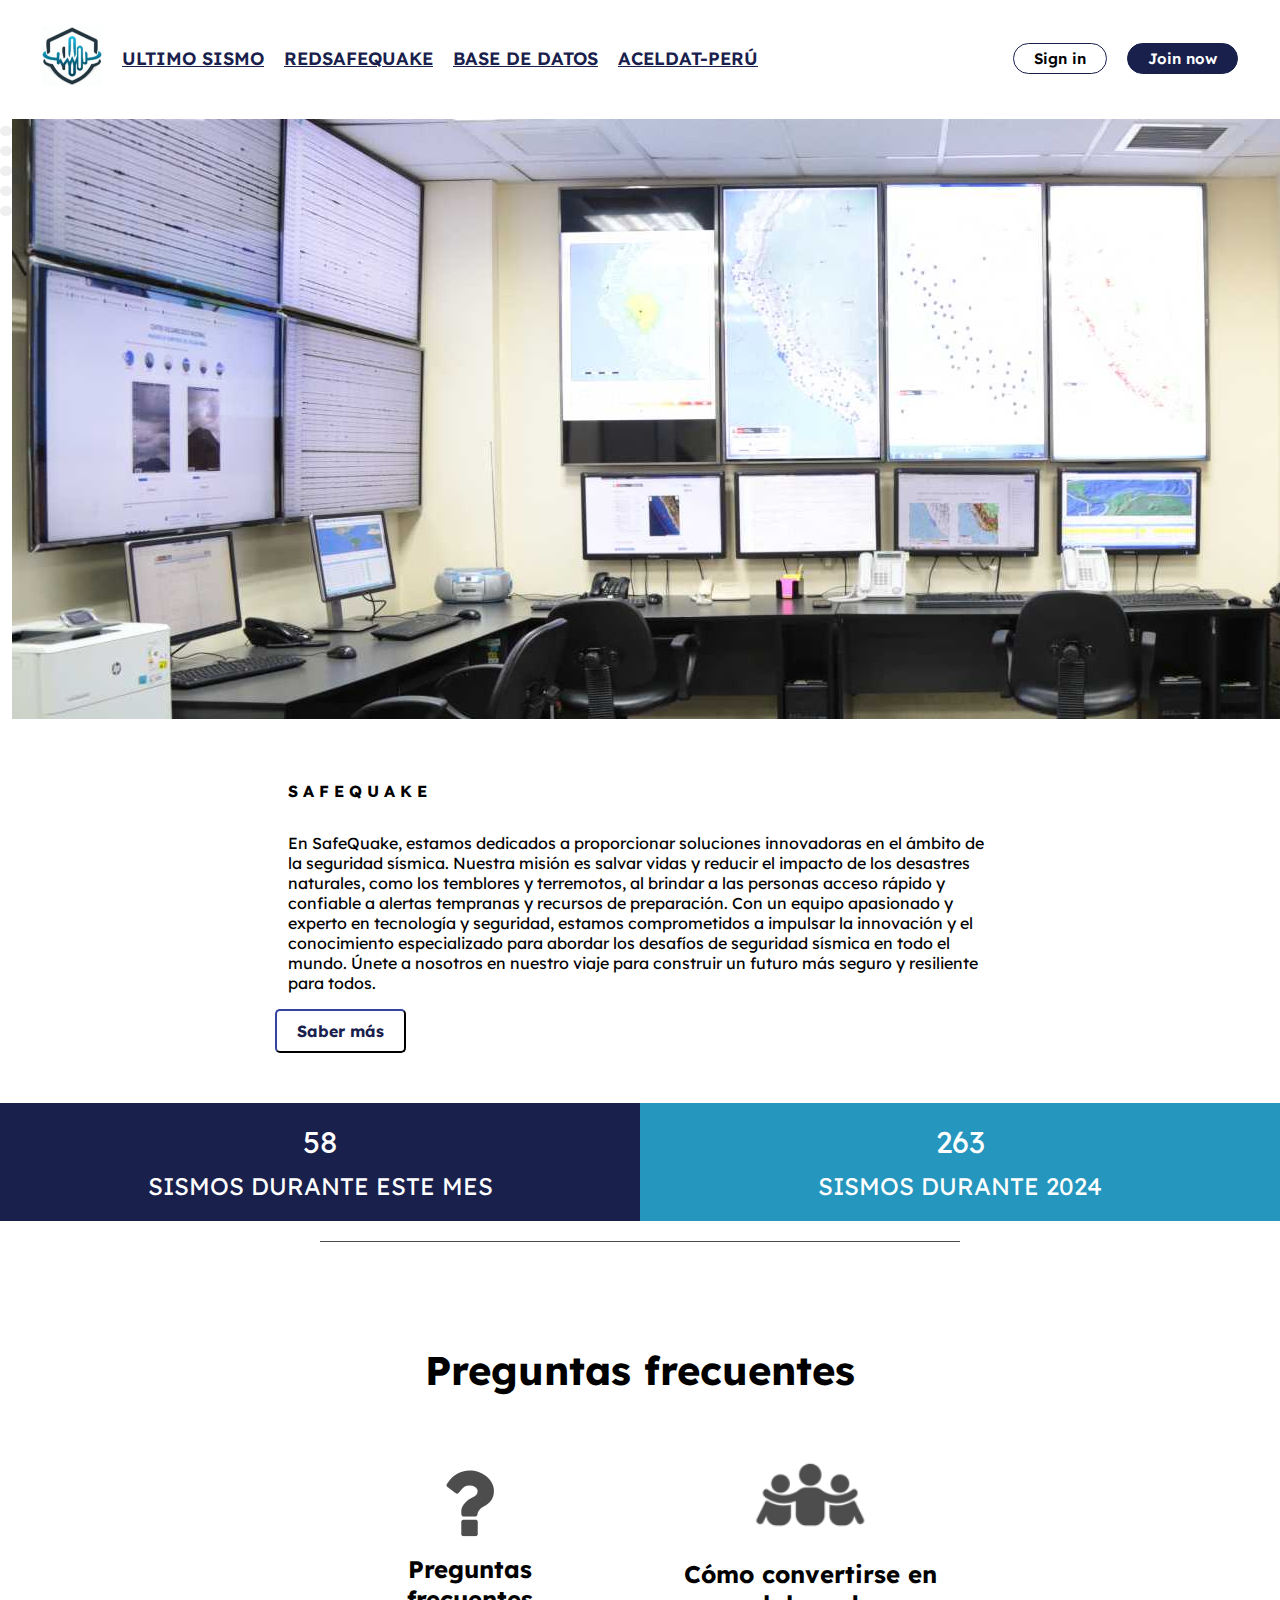
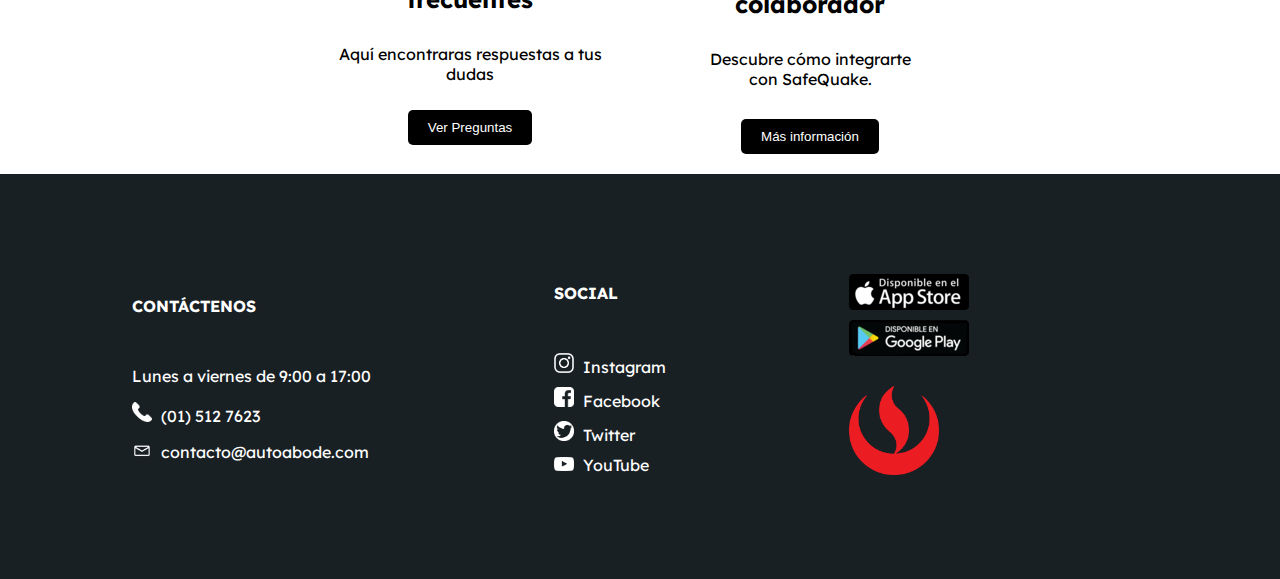
<file: index.html>
<!DOCTYPE html>
<html>
<head>
  <meta charset="utf-8">
  <meta http-equiv="X-UA-Compatible" content="IE=edge">
  <title>SafeQuake</title>
  <meta name="description" content="">
  <meta name="viewport" content="width=device-width, initial-scale=1">
  <link rel="preconnect" href="https://fonts.googleapis.com">
  <link rel="preconnect" href="https://fonts.gstatic.com" crossorigin>
  <link href="https://fonts.googleapis.com/css2?family=Lexend:wght@100..900&display=swap" rel="stylesheet">
  <link rel="icon" href="./img/icon.ico">
  <link href="https://cdn.jsdelivr.net/npm/bootstrap@5.2.2/dist/css/bootstrap.min.css" rel="stylesheet"
    integrity="sha384-Zenh87qX5JnK2Jl0vWa8Ck2rdkQ2Bzep5IDxbcnCeuOxjzrPF/et3URy9Bv1WTRi" crossorigin="anonymous">
  <link rel="stylesheet" href="./css/style.css">
</head>

<body>
  <header class="navbar">
    <div class="navbar-left">
      <a class="navbar-brand" href="./index.html">
        <img src="./img/safequeake-logo.png" alt="Logo" width="60" height="auto"
          class="d-inline-block align-text-center">
      </a>
      <a class="nav-link" href="./navbar/ultimoSismo.html">ULTIMO SISMO</a>
      <a class="nav-link" href="./navbar/redSafeQuake.html">REDSAFEQUAKE</a>
      <a class="nav-link" href="./navbar/baseDatos.html">BASE DE DATOS</a>
      <a class="nav-link" href="./navbar/aceldat-peru.html">ACELDAT-PERÚ</a>
    </div>
    <div class="navbar-right">
      <div class="sign-in">Sign in</div>
      <div class="join-now">Join now</div>
    </div>
  </header>
  <div id="carouselExampleDark" class="carousel carousel-dark slide" data-bs-ride="carousel">
    <div class="carousel-indicators">
      <button type="button" data-bs-target="#carouselExampleDark" data-bs-slide-to="0" class="active"
        aria-current="true" aria-label="Slide 1"></button>
      <button type="button" data-bs-target="#carouselExampleDark" data-bs-slide-to="1" aria-label="Slide 2"></button>
      <button type="button" data-bs-target="#carouselExampleDark" data-bs-slide-to="2" aria-label="Slide 3"></button>
      <button type="button" data-bs-target="#carouselExampleDark" data-bs-slide-to="3" aria-label="Slide 4"></button>
      <button type="button" data-bs-target="#carouselExampleDark" data-bs-slide-to="4" aria-label="Slide 5"></button>
    </div>
    <div class="carousel-inner">
      <div class="carousel-item active" data-bs-interval="4000">
        <img src="./img/carousel1.jpg" class="d-block w-100" alt="picture1">
        <div class="carousel-caption d-none d-md-block"></div>
      </div>
    </div>
    <button class="carousel-control-prev" type="button" data-bs-target="#carouselExampleDark" data-bs-slide="prev">
      <span class="carousel-control-prev-icon" aria-hidden="true"></span>
      <span class="visually-hidden">Previous</span>
    </button>
    <button class="carousel-control-next" type="button" data-bs-target="#carouselExampleDark" data-bs-slide="next">
      <span class="carousel-control-next-icon" aria-hidden="true"></span>
      <span class="visually-hidden">Next</span>
    </button>
  </div>
  
  <div class="productos">
    <div class="productos-title">
      <h4>S A F E Q U A K E</h4>
      <p>En SafeQuake, estamos dedicados a proporcionar soluciones innovadoras en el ámbito de la seguridad sísmica.
        Nuestra misión es salvar vidas y reducir el impacto de los desastres naturales, como los temblores y terremotos,
        al brindar a las personas acceso rápido y confiable a alertas tempranas y recursos de preparación. Con un equipo
        apasionado y experto en tecnología y seguridad, estamos comprometidos a impulsar la innovación y el conocimiento
        especializado para abordar los desafíos de seguridad sísmica en todo el mundo. Únete a nosotros en nuestro viaje
        para construir un futuro más seguro y resiliente para todos.</p>
    </div>
    <button class="saber-mas" onclick="scrollToSection('#seccion1')">Saber más</button>
    <div class="rectangulos-container">
      <div class="rectangulo rectangulo-izquierdo">
        <div class="numero">58</div>
        <div class="texto">SISMOS DURANTE ESTE MES</div>
      </div>
      <div class="rectangulo rectangulo-derecho">
        <div class="numero">263</div>
        <div class="texto">SISMOS DURANTE 2024</div>
      </div>
    </div>
  </div>

  <hr class="separator">
      
      <div class="faq-section" id="seccion3">
        <h2>Preguntas frecuentes</h2>
        <div class="faq-content">
            <div class="faq-item">
                <div class="faq-image">
                    <img src="./img/faq-icon.png" alt="Imagen 1">
                </div>
                <h3>Preguntas frecuentes</h3>
                <p>Aquí encontraras respuestas a tus dudas</p>
                <div class="button-container">
                  <button class="faq-button">Ver Preguntas</button>
              </div>
            </div>
            <div class="faq-item">
                <div class="faq-image">
                    <img src="./img/colaboradores-icon.png" alt="Imagen 2">
                </div>
                <h3>Cómo convertirse en colaborador</h3>
                <p>Descubre cómo integrarte con SafeQuake.</p>
                <div class="button-container">
                  <button class="faq-button">Más información</button>
              </div>
            </div>
        </div>
      </div>

  <footer class="footer">
    <div class="contacto">
      <h4>CONTÁCTENOS</h4>

      <p>Lunes a viernes de 9:00 a 17:00</p>
      <p><img src="./img/telefono-icon.png" alt="Facebook" class="contacto-icon"> (01) 512 7623</p>
      <p><img src="./img/email-icon.png" alt="Facebook" class="contacto-icon"> contacto@autoabode.com</p>
    </div>
    <div class="redes-sociales">
      <h4>SOCIAL</h4>
      <p>
        <a href="#" class="social-link"><img src="./img/instagram-logo.png" alt="Facebook" class="social-icon">
          Instagram</a>
        <a href="#" class="social-link"><img src="./img/facebook-logo.png" alt="Twitter" class="social-icon">
          Facebook</a>
        <a href="#" class="social-link"><img src="./img/twitter-logo.png" alt="YouTube" class="social-icon"> Twitter</a>
        <a href="#" class="social-link"><img src="./img/youtube-logo.png" alt="Instagram" class="social-icon">
          YouTube</a>
      </p>
    </div>
    <div class="imagenes">
      <img src="./img/appstore.webp" alt="appstore" class="app-icon">
      <img src="./img/playstore.webp" alt="playstore" class="app-icon">
      <img src="./img/upc-logo.png" alt="playstore" class="app-icon-upc">
    </div>
    
  </footer>

  <script src="https://cdn.jsdelivr.net/npm/bootstrap@5.2.2/dist/js/bootstrap.bundle.min.js"
    integrity="sha384-OERcA2EqjJCMA+/3y+gxIOqMEjwtxJY7qPCqsdltbNJuaOe923+mo//f6V8Qbsw3"
    crossorigin="anonymous"></script>

    <script>
      function scrollToSection(sectionId) {
        document.querySelector(sectionId).scrollIntoView({ behavior: 'smooth' });
      }
    </script>
</body>

</html>
</file>
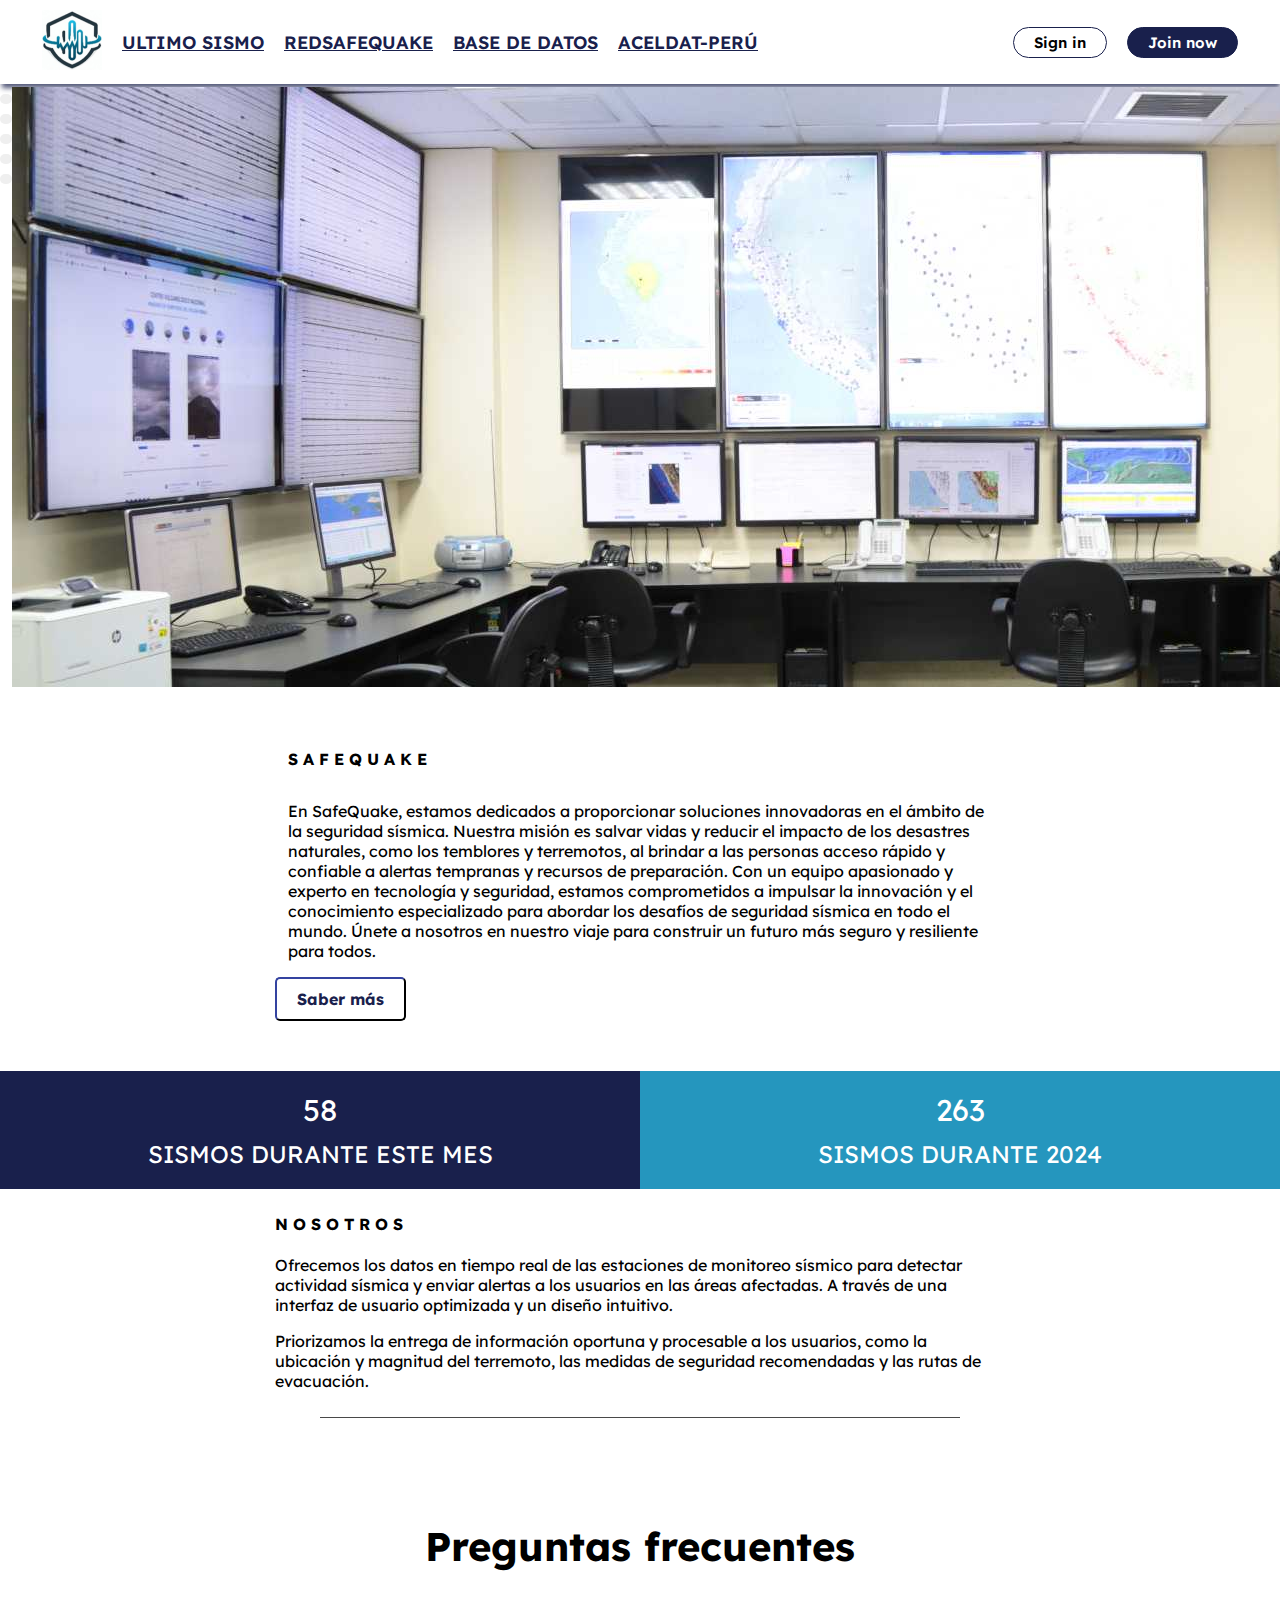
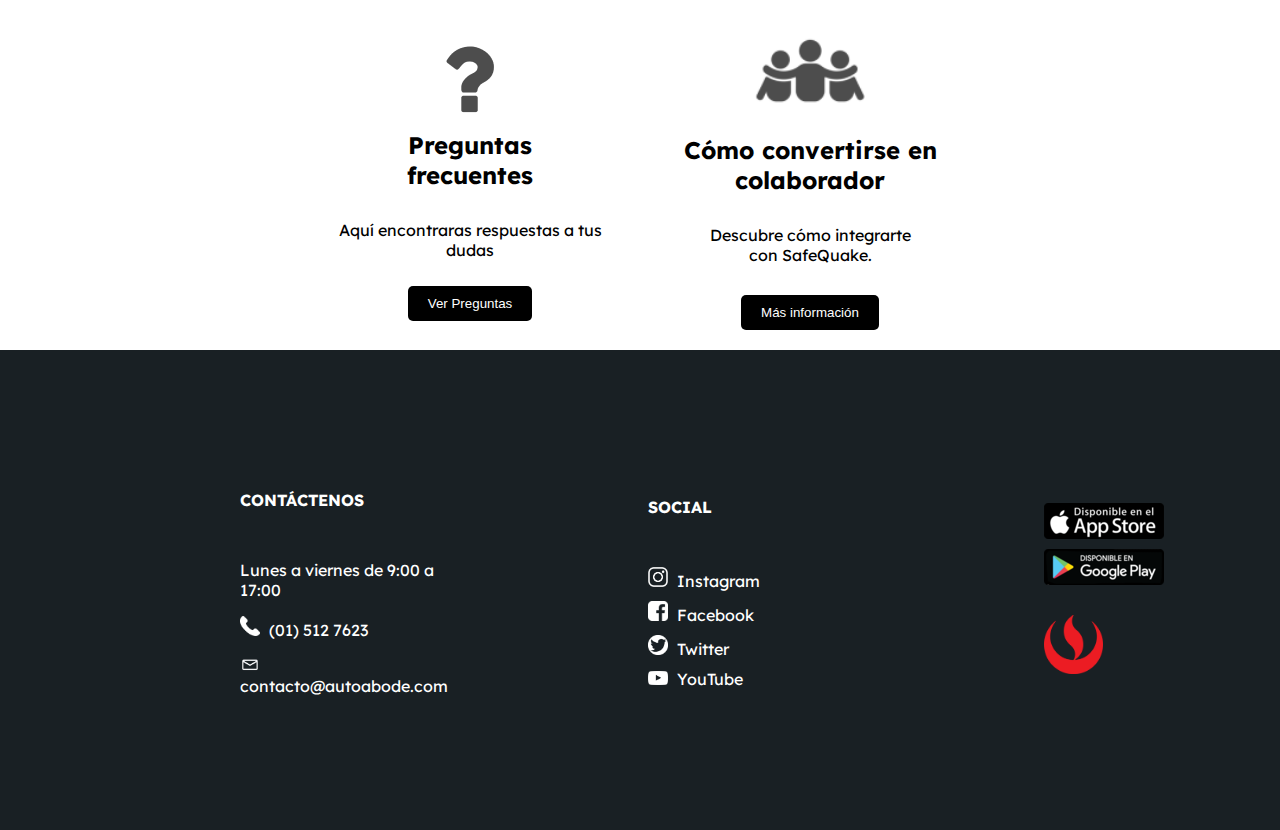
<file: public/index.html>
<!DOCTYPE html>
<html>

<head>
  <meta charset="utf-8">
  <meta http-equiv="X-UA-Compatible" content="IE=edge">
  <title>SafeQuake</title>
  <meta name="description" content="">
  <meta name="viewport" content="width=device-width, initial-scale=1">
  <link rel="preconnect" href="https://fonts.googleapis.com">
  <link rel="preconnect" href="https://fonts.gstatic.com" crossorigin>
  <link href="https://fonts.googleapis.com/css2?family=Lexend:wght@100..900&display=swap" rel="stylesheet">
  <link rel="icon" href="./img/icon.ico">
  <link href="https://cdn.jsdelivr.net/npm/bootstrap@5.2.2/dist/css/bootstrap.min.css" rel="stylesheet"
    integrity="sha384-Zenh87qX5JnK2Jl0vWa8Ck2rdkQ2Bzep5IDxbcnCeuOxjzrPF/et3URy9Bv1WTRi" crossorigin="anonymous">
  <link rel="stylesheet" href="./css/style.css">
</head>

<body>
  <header class="navbar">
    <div class="navbar-left">
      <a class="navbar-brand" href="./index.html">
        <img src="./img/safequeake-logo.png" alt="Logo" width="60" height="auto"
          class="d-inline-block align-text-center">
      </a>
      <a class="nav-link" href="./navbar/ultimoSismo.html">ULTIMO SISMO</a>
      <a class="nav-link" href="./navbar/redSafeQuake.html">REDSAFEQUAKE</a>
      <a class="nav-link" href="./navbar/baseDatos.html">BASE DE DATOS</a>
      <a class="nav-link" href="./navbar/aceldat-peru.html">ACELDAT-PERÚ</a>
    </div>
    <div class="navbar-right">
      <div class="sign-in">Sign in</div>
      <div class="join-now">Join now</div>
    </div>
  </header>
  <div id="carouselExampleDark" class="carousel carousel-dark slide" data-bs-ride="carousel">
    <div class="carousel-indicators">
      <button type="button" data-bs-target="#carouselExampleDark" data-bs-slide-to="0" class="active"
        aria-current="true" aria-label="Slide 1"></button>
      <button type="button" data-bs-target="#carouselExampleDark" data-bs-slide-to="1" aria-label="Slide 2"></button>
      <button type="button" data-bs-target="#carouselExampleDark" data-bs-slide-to="2" aria-label="Slide 3"></button>
      <button type="button" data-bs-target="#carouselExampleDark" data-bs-slide-to="3" aria-label="Slide 4"></button>
      <button type="button" data-bs-target="#carouselExampleDark" data-bs-slide-to="4" aria-label="Slide 5"></button>
    </div>
    <div class="carousel-inner">
      <div class="carousel-item active" data-bs-interval="4000">
        <img src="./img/carousel1.jpg" class="d-block w-100" alt="picture1">
        <div class="carousel-caption d-none d-md-block"></div>
      </div>
    </div>
    <button class="carousel-control-prev" type="button" data-bs-target="#carouselExampleDark" data-bs-slide="prev">
      <span class="carousel-control-prev-icon" aria-hidden="true"></span>
      <span class="visually-hidden">Previous</span>
    </button>
    <button class="carousel-control-next" type="button" data-bs-target="#carouselExampleDark" data-bs-slide="next">
      <span class="carousel-control-next-icon" aria-hidden="true"></span>
      <span class="visually-hidden">Next</span>
    </button>
  </div>
  <div class="productos">
    <div class="productos-title">
      <h4>S A F E Q U A K E</h4>
      <p>En SafeQuake, estamos dedicados a proporcionar soluciones innovadoras en el ámbito de la seguridad sísmica.
        Nuestra misión es salvar vidas y reducir el impacto de los desastres naturales, como los temblores y terremotos,
        al brindar a las personas acceso rápido y confiable a alertas tempranas y recursos de preparación. Con un equipo
        apasionado y experto en tecnología y seguridad, estamos comprometidos a impulsar la innovación y el conocimiento
        especializado para abordar los desafíos de seguridad sísmica en todo el mundo. Únete a nosotros en nuestro viaje
        para construir un futuro más seguro y resiliente para todos.</p>
    </div>
    <button class="saber-mas" onclick="scrollToSection('#seccion1')">Saber más</button>
    <div class="rectangulos-container">
      <div class="rectangulo rectangulo-izquierdo">
        <div class="numero">58</div>
        <div class="texto">SISMOS DURANTE ESTE MES</div>
      </div>
      <div class="rectangulo rectangulo-derecho">
        <div class="numero">263</div>
        <div class="texto">SISMOS DURANTE 2024</div>
      </div>
    </div>
  </div>

  <div class="nosotros" id="seccion1">
    <h4>N O S O T R O S</h4>
    <p>Ofrecemos los datos en tiempo real de las estaciones de monitoreo sísmico para detectar 
      actividad sísmica y enviar alertas a los usuarios en las áreas afectadas. A través de una 
      interfaz de usuario optimizada y un diseño intuitivo.
    </p>
    <p>Priorizamos la entrega de información oportuna y procesable a los usuarios, 
      como la ubicación y magnitud del terremoto, las medidas de seguridad recomendadas y las rutas 
      de evacuación.</p>

  </div>

  <hr class="separator">
      
      <div class="faq-section" id="seccion3">
        <h2>Preguntas frecuentes</h2>
        <div class="faq-content">
            <div class="faq-item">
                <div class="faq-image">
                    <img src="./img/faq-icon.png" alt="Imagen 1">
                </div>
                <h3>Preguntas frecuentes</h3>
                <p>Aquí encontraras respuestas a tus dudas</p>
                <div class="button-container">
                  <button class="faq-button">Ver Preguntas</button>
              </div>
            </div>
            <div class="faq-item">
                <div class="faq-image">
                    <img src="./img/colaboradores-icon.png" alt="Imagen 2">
                </div>
                <h3>Cómo convertirse en colaborador</h3>
                <p>Descubre cómo integrarte con SafeQuake.</p>
                <div class="button-container">
                  <button class="faq-button">Más información</button>
              </div>
            </div>
        </div>
      </div>

  <footer class="footer">
    <div class="contacto">
      <h4>CONTÁCTENOS</h4>

      <p>Lunes a viernes de 9:00 a 17:00</p>
      <p><img src="./img/telefono-icon.png" alt="Facebook" class="contacto-icon"> (01) 512 7623</p>
      <p><img src="./img/email-icon.png" alt="Facebook" class="contacto-icon"> contacto@autoabode.com</p>
    </div>
    <div class="redes-sociales">
      <h4>SOCIAL</h4>
      <p>
        <a href="#" class="social-link"><img src="./img/instagram-logo.png" alt="Facebook" class="social-icon">
          Instagram</a>
        <a href="#" class="social-link"><img src="./img/facebook-logo.png" alt="Twitter" class="social-icon">
          Facebook</a>
        <a href="#" class="social-link"><img src="./img/twitter-logo.png" alt="YouTube" class="social-icon"> Twitter</a>
        <a href="#" class="social-link"><img src="./img/youtube-logo.png" alt="Instagram" class="social-icon">
          YouTube</a>
      </p>
    </div>
    <div class="imagenes">
      <img src="./img/appstore.webp" alt="appstore" class="app-icon">
      <img src="./img/playstore.webp" alt="playstore" class="app-icon">
      <img src="./img/upc-logo.png" alt="playstore" class="app-icon-upc">
    </div>
    
  </footer>

  <script src="https://cdn.jsdelivr.net/npm/bootstrap@5.2.2/dist/js/bootstrap.bundle.min.js"
    integrity="sha384-OERcA2EqjJCMA+/3y+gxIOqMEjwtxJY7qPCqsdltbNJuaOe923+mo//f6V8Qbsw3"
    crossorigin="anonymous"></script>

    <script>
      function scrollToSection(sectionId) {
        document.querySelector(sectionId).scrollIntoView({ behavior: 'smooth' });
      }
    </script>
</body>

</html>
</file>
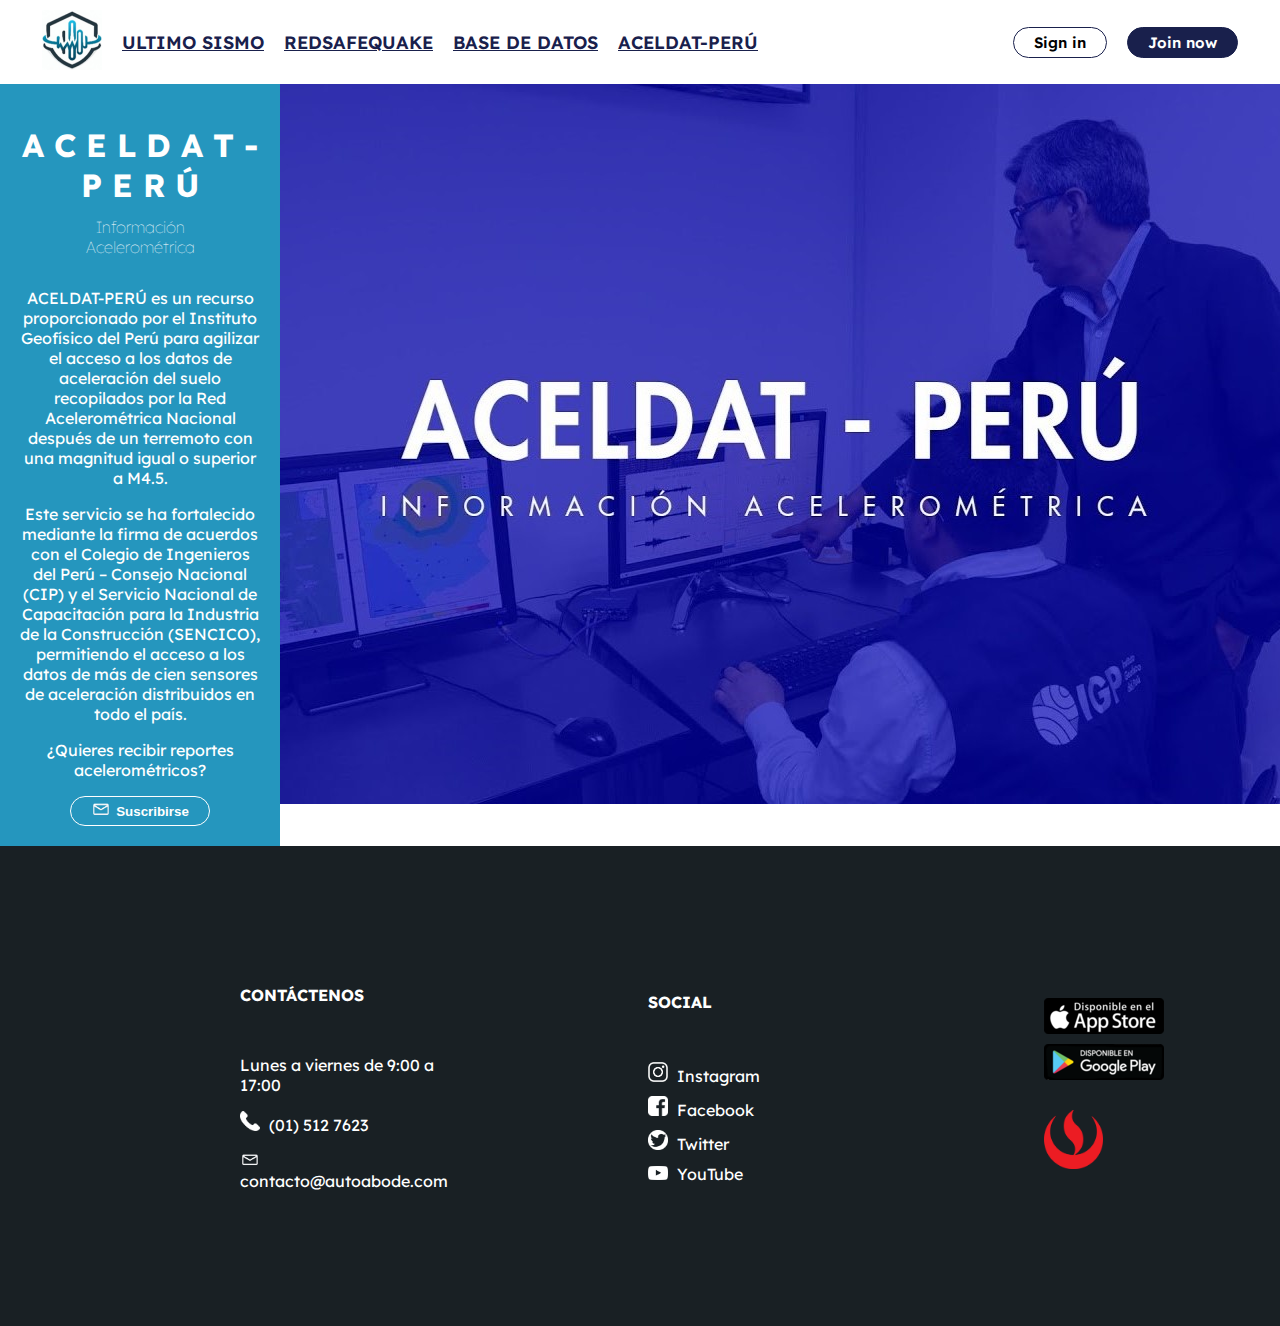
<file: navbar/aceldat-peru.html>
<!DOCTYPE html>
<html>

<head>
  <meta charset="utf-8">
  <meta http-equiv="X-UA-Compatible" content="IE=edge">
  <title>SafeQuake</title>
  <meta name="description" content="">
  <meta name="viewport" content="width=device-width, initial-scale=1">
  <link rel="preconnect" href="https://fonts.googleapis.com">
  <link rel="preconnect" href="https://fonts.gstatic.com" crossorigin>
  <link href="https://fonts.googleapis.com/css2?family=Lexend:wght@100..900&display=swap" rel="stylesheet">
  <link rel="icon" href="./img/icon.ico">
  <link href="https://cdn.jsdelivr.net/npm/bootstrap@5.2.2/dist/css/bootstrap.min.css" rel="stylesheet"
    integrity="sha384-Zenh87qX5JnK2Jl0vWa8Ck2rdkQ2Bzep5IDxbcnCeuOxjzrPF/et3URy9Bv1WTRi" crossorigin="anonymous">
  <link rel="stylesheet" href="../style.css">
</head>

<body>
  <header class="navbar">
    <div class="navbar-left">
      <a class="navbar-brand" href="../index.html">
        <img src="../img/safequeake-logo.png" alt="Logo" width="60" height="auto"
          class="d-inline-block align-text-center">
      </a>
      <a class="nav-link" href="./ultimoSismo.html">ULTIMO SISMO</a>
      <a class="nav-link" href="./redSafeQuake.html">REDSAFEQUAKE</a>
      <a class="nav-link" href="./baseDatos.html">BASE DE DATOS</a>
      <a class="nav-link" href="./aceldat-peru.html">ACELDAT-PERÚ</a>
    </div>
    <div class="navbar-right">
      <div class="sign-in">Sign in</div>
      <div class="join-now">Join now</div>
    </div>
  </header>

  <div class="aceldat-peru">
    <div class="aceldat-text">
      <div class="rectangulo-aceldat">
        <h1>A C E L D A T - P E R Ú</h1>
        <h4>Información Acelerométrica</h4>
        <p>ACELDAT-PERÚ es un recurso proporcionado por el Instituto Geofísico del Perú
          para agilizar el acceso a los datos de aceleración del suelo recopilados
          por la Red Acelerométrica Nacional después de un terremoto con una magnitud
          igual o superior a M4.5.</p>
        <p>Este servicio se ha fortalecido mediante la firma de acuerdos con el Colegio de Ingenieros del Perú – Consejo
          Nacional (CIP)
          y el Servicio Nacional de Capacitación para la Industria de la Construcción (SENCICO),
          permitiendo el acceso a los datos de más de cien sensores de aceleración distribuidos en todo el país.
        </p>

        <p>¿Quieres recibir reportes acelerométricos?</p>
      </div>
      <button class="suscribirse"><img src="../img/email-icon.png" alt="telef"
          class="contacto-icon">Suscribirse</button>
    </div>
    <div class="aceldat-img">
      <img src="../img/aceldat.jpg" alt="Imagen">
    </div>
  </div>

  <footer class="footer">
    <div class="contacto">
      <h4>CONTÁCTENOS</h4>

      <p>Lunes a viernes de 9:00 a 17:00</p>
      <p><img src="../img/telefono-icon.png" alt="mail" class="contacto-icon"> (01) 512 7623</p>
      <p><img src="../img/email-icon.png" alt="telef" class="contacto-icon"> contacto@autoabode.com</p>
    </div>
    <div class="redes-sociales">
      <h4>SOCIAL</h4>
      <p>
        <a href="#" class="social-link"><img src="../img/instagram-logo.png" alt="Facebook" class="social-icon">
          Instagram</a>
        <a href="#" class="social-link"><img src="../img/facebook-logo.png" alt="Twitter" class="social-icon">
          Facebook</a>
        <a href="#" class="social-link"><img src="../img/twitter-logo.png" alt="YouTube" class="social-icon">
          Twitter</a>
        <a href="#" class="social-link"><img src="../img/youtube-logo.png" alt="Instagram" class="social-icon">
          YouTube</a>
      </p>
    </div>
    <div class="imagenes">
      <img src="../img/appstore.webp" alt="appstore" class="app-icon">
      <img src="../img/playstore.webp" alt="playstore" class="app-icon">
      <img src="../img/upc-logo.png" alt="playstore" class="app-icon-upc">
    </div>
  </footer>

  <script src="https://cdn.jsdelivr.net/npm/bootstrap@5.2.2/dist/js/bootstrap.bundle.min.js"
    integrity="sha384-OERcA2EqjJCMA+/3y+gxIOqMEjwtxJY7qPCqsdltbNJuaOe923+mo//f6V8Qbsw3"
    crossorigin="anonymous"></script>
</body>

</html>
</file>
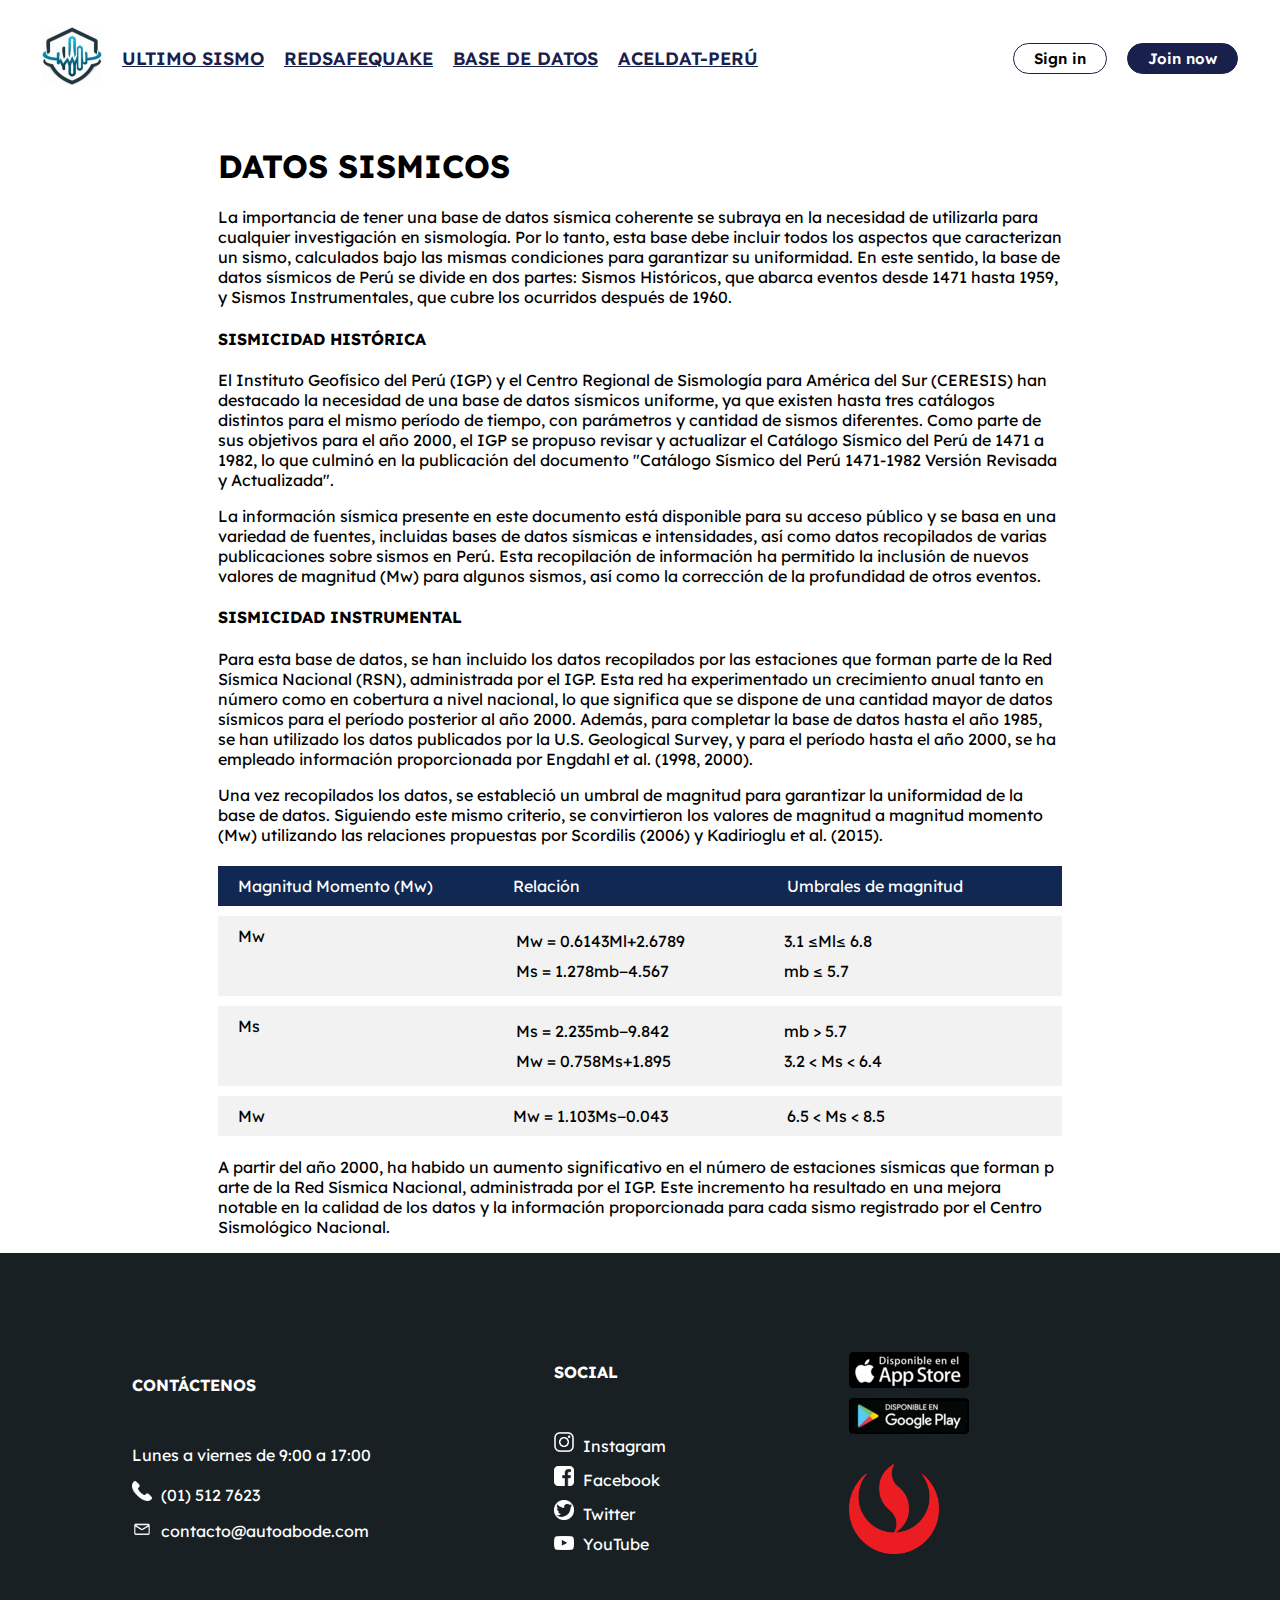
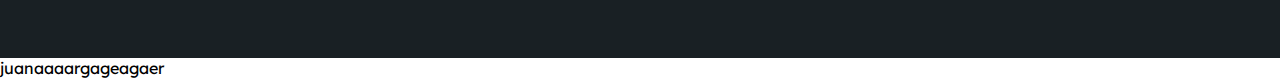
<file: navbar/baseDatos.html>
<!DOCTYPE html>
<html>

<head>
  <meta charset="utf-8">
  <meta http-equiv="X-UA-Compatible" content="IE=edge">
  <title>SafeQuake</title>
  <meta name="description" content="">
  <meta name="viewport" content="width=device-width, initial-scale=1">
  <link rel="preconnect" href="https://fonts.googleapis.com">
  <link rel="preconnect" href="https://fonts.gstatic.com" crossorigin>
  <link href="https://fonts.googleapis.com/css2?family=Lexend:wght@100..900&display=swap" rel="stylesheet">
  <link rel="icon" href="./img/icon.ico">
  <link href="https://cdn.jsdelivr.net/npm/bootstrap@5.2.2/dist/css/bootstrap.min.css" rel="stylesheet"
    integrity="sha384-Zenh87qX5JnK2Jl0vWa8Ck2rdkQ2Bzep5IDxbcnCeuOxjzrPF/et3URy9Bv1WTRi" crossorigin="anonymous">
  <link rel="stylesheet" href="../css/style.css">
</head>

<body>
  <header class="navbar">
    <div class="navbar-left">
      <a class="navbar-brand" href="../index.html">
        <img src="../img/safequeake-logo.png" alt="Logo" width="60" height="auto"
          class="d-inline-block align-text-center">
      </a>
      <a class="nav-link" href="./ultimoSismo.html">ULTIMO SISMO</a>
      <a class="nav-link" href="./redSafeQuake.html">REDSAFEQUAKE</a>
      <a class="nav-link" href="./baseDatos.html">BASE DE DATOS</a>
      <a class="nav-link" href="./aceldat-peru.html">ACELDAT-PERÚ</a>
    </div>
    <div class="navbar-right">
      <div class="sign-in">Sign in</div>
      <div class="join-now">Join now</div>
    </div>
  </header>

  <div class="datos-sismicos">
    <h1>DATOS SISMICOS</h1>

    <p>La importancia de tener una base de datos sísmica coherente se subraya en la necesidad
      de utilizarla para cualquier investigación en sismología. Por lo tanto, esta base debe
      incluir todos los aspectos que caracterizan un sismo, calculados bajo las mismas condiciones
      para garantizar su uniformidad. En este sentido, la base de datos sísmicos de Perú se divide
      en dos partes: Sismos Históricos, que abarca eventos desde 1471 hasta 1959, y Sismos Instrumentales,
      que cubre los ocurridos después de 1960.</p>

    <h4>SISMICIDAD HISTÓRICA</h4>

    <p>El Instituto Geofísico del Perú (IGP) y el Centro Regional de Sismología para América del Sur (CERESIS)
      han destacado la necesidad de una base de datos sísmicos uniforme, ya que existen hasta tres catálogos
      distintos para el mismo período de tiempo, con parámetros y cantidad de sismos diferentes. Como parte de
      sus objetivos para el año 2000, el IGP se propuso revisar y actualizar el Catálogo Sísmico del Perú de 1471 a
      1982,
      lo que culminó en la publicación del documento "Catálogo Sísmico del Perú 1471-1982 Versión Revisada y
      Actualizada".</p>

    <p>La información sísmica presente en este documento está disponible para su acceso público y se basa en una
      variedad
      de fuentes, incluidas bases de datos sísmicas e intensidades, así como datos recopilados de varias publicaciones
      sobre
      sismos en Perú. Esta recopilación de información ha permitido la inclusión de nuevos valores de magnitud (Mw) para
      algunos
      sismos, así como la corrección de la profundidad de otros eventos.</p>

    <h4>SISMICIDAD INSTRUMENTAL</h4>

    <p>Para esta base de datos, se han incluido los datos recopilados por las estaciones que forman parte de la Red
      Sísmica Nacional (RSN),
      administrada por el IGP. Esta red ha experimentado un crecimiento anual tanto en número como en cobertura a nivel
      nacional,
      lo que significa que se dispone de una cantidad mayor de datos sísmicos para el período posterior al año 2000.
      Además,
      para completar la base de datos hasta el año 1985, se han utilizado los datos publicados por la U.S. Geological
      Survey,
      y para el período hasta el año 2000, se ha empleado información proporcionada por Engdahl et al. (1998, 2000).</p>

    <p>Una vez recopilados los datos, se estableció un umbral de magnitud para garantizar la uniformidad de la base de
      datos.
      Siguiendo este mismo criterio, se convirtieron los valores de magnitud a magnitud momento (Mw) utilizando las
      relaciones
      propuestas por Scordilis (2006) y Kadirioglu et al. (2015).</p>
    <div class="tabla">
      <div class="rectangulo-datos header">
        <p>Magnitud Momento (Mw)</p>
        <p>Relación</p>
        <p>Umbrales de magnitud</p>
      </div>
      <div class="rectangulo-datos content">
        <p>Mw</p>
        <div class="cell">
          <p>Mw = 0.6143Ml+2.6789</p>
          <p>Ms = 1.278mb−4.567</p>
        </div>
        <div class="cell">
          <p>3.1 ≤Ml≤ 6.8</p>
          <p>mb ≤ 5.7</p>
        </div>
      </div>
      <div class="rectangulo-datos content">
        <p>Ms</p>
        <div class="cell">
          <p>Ms = 2.235mb−9.842</p>
          <p>Mw = 0.758Ms+1.895</p>
        </div>
        <div class="cell">
          <p>mb > 5.7</p>
          <p>3.2 &lt; Ms &lt; 6.4</p>
        </div>
      </div>
      <div class="rectangulo-datos content">
        <p>Mw</p>
        <p>Mw = 1.103Ms−0.043</p>
        <p>6.5 &lt; Ms &lt; 8.5</p>
      </div>
    </div>
    <p>A partir del año 2000, ha habido un aumento significativo en el número de estaciones sísmicas que forman p
      arte de la Red Sísmica Nacional, administrada por el IGP. Este incremento ha resultado en una mejora notable
      en la calidad de los datos y la información proporcionada para cada sismo registrado por el Centro Sismológico
      Nacional.</p>
  </div>

  <footer class="footer">
    <div class="contacto">
      <h4>CONTÁCTENOS</h4>

      <p>Lunes a viernes de 9:00 a 17:00</p>
      <p><img src="../img/telefono-icon.png" alt="Facebook" class="contacto-icon"> (01) 512 7623</p>
      <p><img src="../img/email-icon.png" alt="Facebook" class="contacto-icon"> contacto@autoabode.com</p>
    </div>
    <div class="redes-sociales">
      <h4>SOCIAL</h4>
      <p>
        <a href="#" class="social-link"><img src="../img/instagram-logo.png" alt="Facebook" class="social-icon">
          Instagram</a>
        <a href="#" class="social-link"><img src="../img/facebook-logo.png" alt="Twitter" class="social-icon">
          Facebook</a>
        <a href="#" class="social-link"><img src="../img/twitter-logo.png" alt="YouTube" class="social-icon">
          Twitter</a>
        <a href="#" class="social-link"><img src="../img/youtube-logo.png" alt="Instagram" class="social-icon">
          YouTube</a>
      </p>
    </div>
    <div class="imagenes">
      <img src="../img/appstore.webp" alt="appstore" class="app-icon">
      <img src="../img/playstore.webp" alt="playstore" class="app-icon">
      <img src="../img/upc-logo.png" alt="playstore" class="app-icon-upc">
    </div>
  </footer>

  <script src="https://cdn.jsdelivr.net/npm/bootstrap@5.2.2/dist/js/bootstrap.bundle.min.js"
    integrity="sha384-OERcA2EqjJCMA+/3y+gxIOqMEjwtxJY7qPCqsdltbNJuaOe923+mo//f6V8Qbsw3"
    crossorigin="anonymous"></script>
</body>

</html>







juanaaaargageagaer
</file>
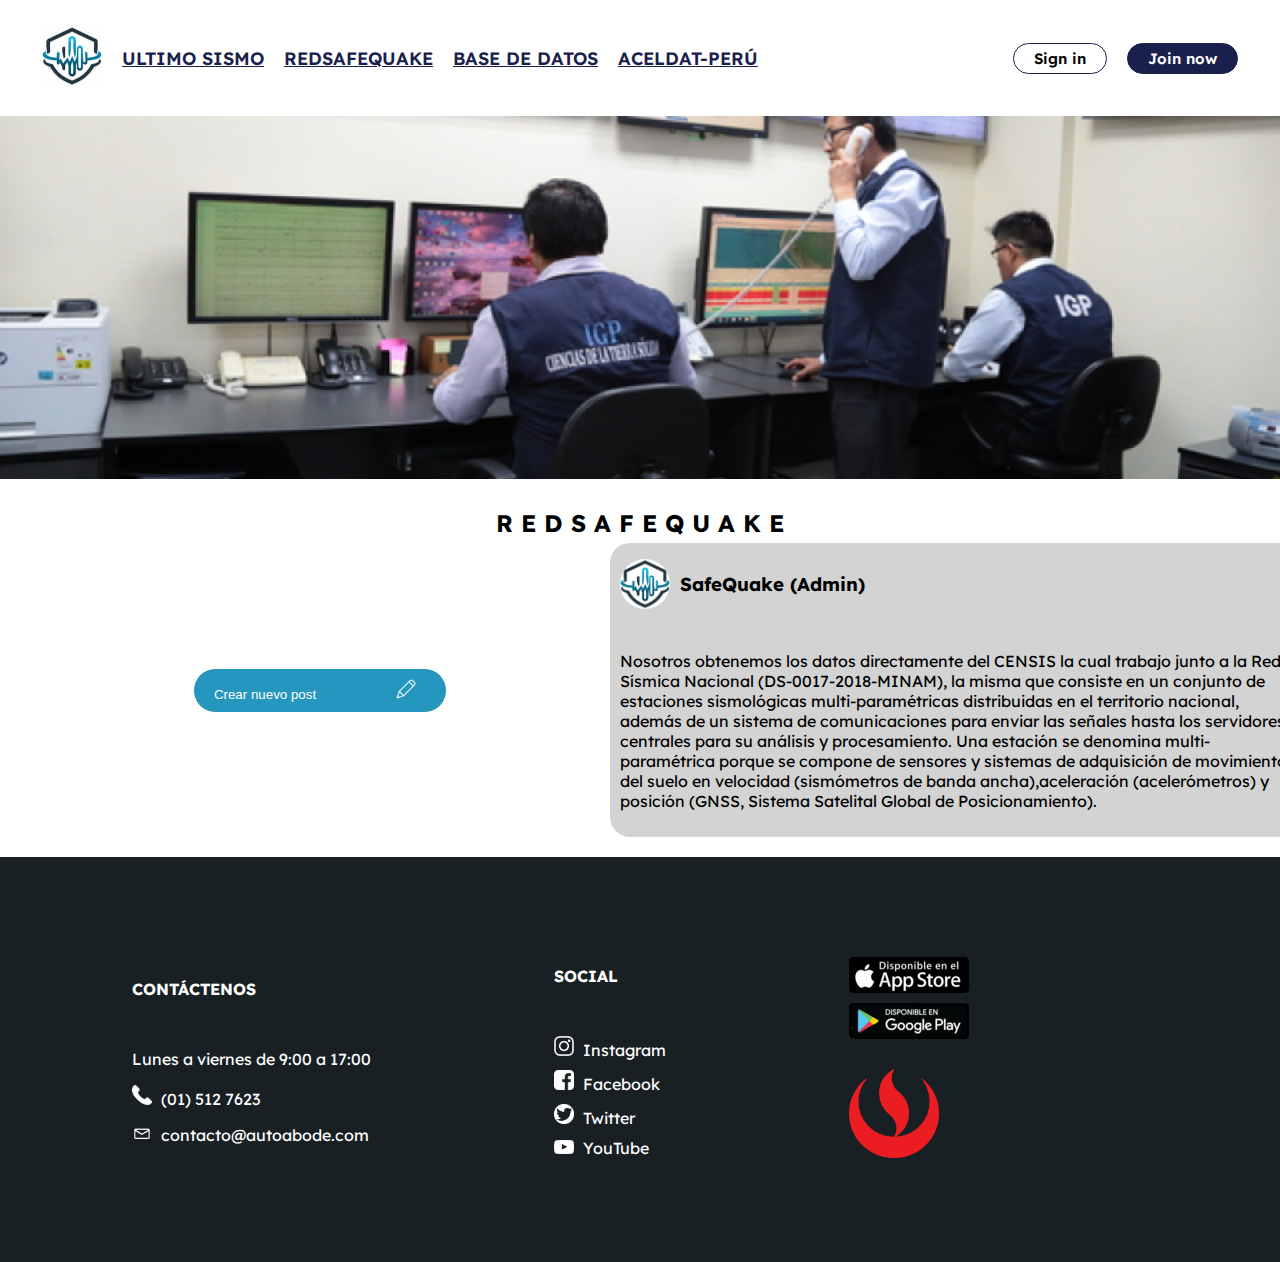
<file: navbar/redSafeQuake.html>
<!DOCTYPE html>
<html>
<head>
  <meta charset="utf-8">
  <meta http-equiv="X-UA-Compatible" content="IE=edge">
  <title>SafeQuake</title>
  <meta name="description" content="">
  <meta name="viewport" content="width=device-width, initial-scale=1">
  <link rel="preconnect" href="https://fonts.googleapis.com">
  <link rel="preconnect" href="https://fonts.gstatic.com" crossorigin>
  <link href="https://fonts.googleapis.com/css2?family=Lexend:wght@100..900&display=swap" rel="stylesheet">
  <link rel="icon" href="./img/icon.ico">
  <link href="https://cdn.jsdelivr.net/npm/bootstrap@5.2.2/dist/css/bootstrap.min.css" rel="stylesheet"
    integrity="sha384-Zenh87qX5JnK2Jl0vWa8Ck2rdkQ2Bzep5IDxbcnCeuOxjzrPF/et3URy9Bv1WTRi" crossorigin="anonymous">
  <link rel="stylesheet" href="../css/style.css">
</head>

<body>
  <header class="navbar">
    <div class="navbar-left">
      <a class="navbar-brand" href="../index.html">
        <img src="../img/safequeake-logo.png" alt="Logo" width="60" height="auto"
          class="d-inline-block align-text-center">
      </a>
      <a class="nav-link" href="./ultimoSismo.html">ULTIMO SISMO</a>
      <a class="nav-link" href="./redSafeQuake.html">REDSAFEQUAKE</a>
      <a class="nav-link" href="./baseDatos.html">BASE DE DATOS</a>
      <a class="nav-link" href="./aceldat-peru.html">ACELDAT-PERÚ</a>
    </div>
    <div class="navbar-right">
      <div class="sign-in">Sign in</div>
      <div class="join-now">Join now</div>
    </div>
  </header>

  <img src="../img/redsafequake.png" alt="redsafequake" class="img-redsafequake">

  <div class="title-redsafequake">
    <h2>R E D S A F E Q U A K E</h2>
  </div>
  
  <div class="posts-redsafequake">
    <div class="crear-post-button">
      <button class="crear-post">Crear nuevo post<img src="../img/boligrafo.png" alt="boligrafo"
          class="boligrafo-icon"></button>
    </div>
    <div class="post">
      <div class="rectangulo-post">
        <div class="perfil-info">
          <img src="../img/safequeake-logo.png" width="10%" height="auto">
          <h3>SafeQuake (Admin)</h3>

        </div>
        <div class="opciones-post">
          <div class="menu">
            <div class="puntos"></div>
            <div class="puntos"></div>
            <div class="puntos"></div>
            <ul class="opciones">
              <li>Guardar</li>
              <li>Reportar</li>
              <li>Fecha de Publicación</li>
            </ul>
          </div>
        </div>
        <div class="texto-post">
          <p>Nosotros obtenemos los datos directamente del CENSIS la cual trabajo junto a la
            Red Sísmica Nacional (DS-0017-2018-MINAM), la misma que consiste en un conjunto de
            estaciones sismológicas multi-paramétricas distribuidas en el territorio nacional,
            además de un sistema de comunicaciones para enviar las señales hasta los servidores
            centrales para su análisis y procesamiento. Una estación se denomina multi-paramétrica
            porque se compone de sensores y sistemas de adquisición de movimiento del suelo en
            velocidad (sismómetros de banda ancha),aceleración (acelerómetros) y posición
            (GNSS, Sistema Satelital Global de Posicionamiento).</p>
        </div>
      </div>
    </div>
  </div>

  <footer class="footer">
    <div class="contacto">
      <h4>CONTÁCTENOS</h4>
      <p>Lunes a viernes de 9:00 a 17:00</p>
      <p><img src="../img/telefono-icon.png" alt="Facebook" class="contacto-icon"> (01) 512 7623</p>
      <p><img src="../img/email-icon.png" alt="Facebook" class="contacto-icon"> contacto@autoabode.com</p>
    </div>
    <div class="redes-sociales">
      <h4>SOCIAL</h4>
      <p>
        <a href="#" class="social-link"><img src="../img/instagram-logo.png" alt="Facebook" class="social-icon">
          Instagram</a>
        <a href="#" class="social-link"><img src="../img/facebook-logo.png" alt="Twitter" class="social-icon">
          Facebook</a>
        <a href="#" class="social-link"><img src="../img/twitter-logo.png" alt="YouTube" class="social-icon">
          Twitter</a>
        <a href="#" class="social-link"><img src="../img/youtube-logo.png" alt="Instagram" class="social-icon">
          YouTube</a>
      </p>
    </div>
    <div class="imagenes">
      <img src="../img/appstore.webp" alt="appstore" class="app-icon">
      <img src="../img/playstore.webp" alt="playstore" class="app-icon">
      <img src="../img/upc-logo.png" alt="playstore" class="app-icon-upc">
    </div>
  </footer>

  <script src="https://cdn.jsdelivr.net/npm/bootstrap@5.2.2/dist/js/bootstrap.bundle.min.js"
    integrity="sha384-OERcA2EqjJCMA+/3y+gxIOqMEjwtxJY7qPCqsdltbNJuaOe923+mo//f6V8Qbsw3"
    crossorigin="anonymous"></script>
</body>

</html>
</file>
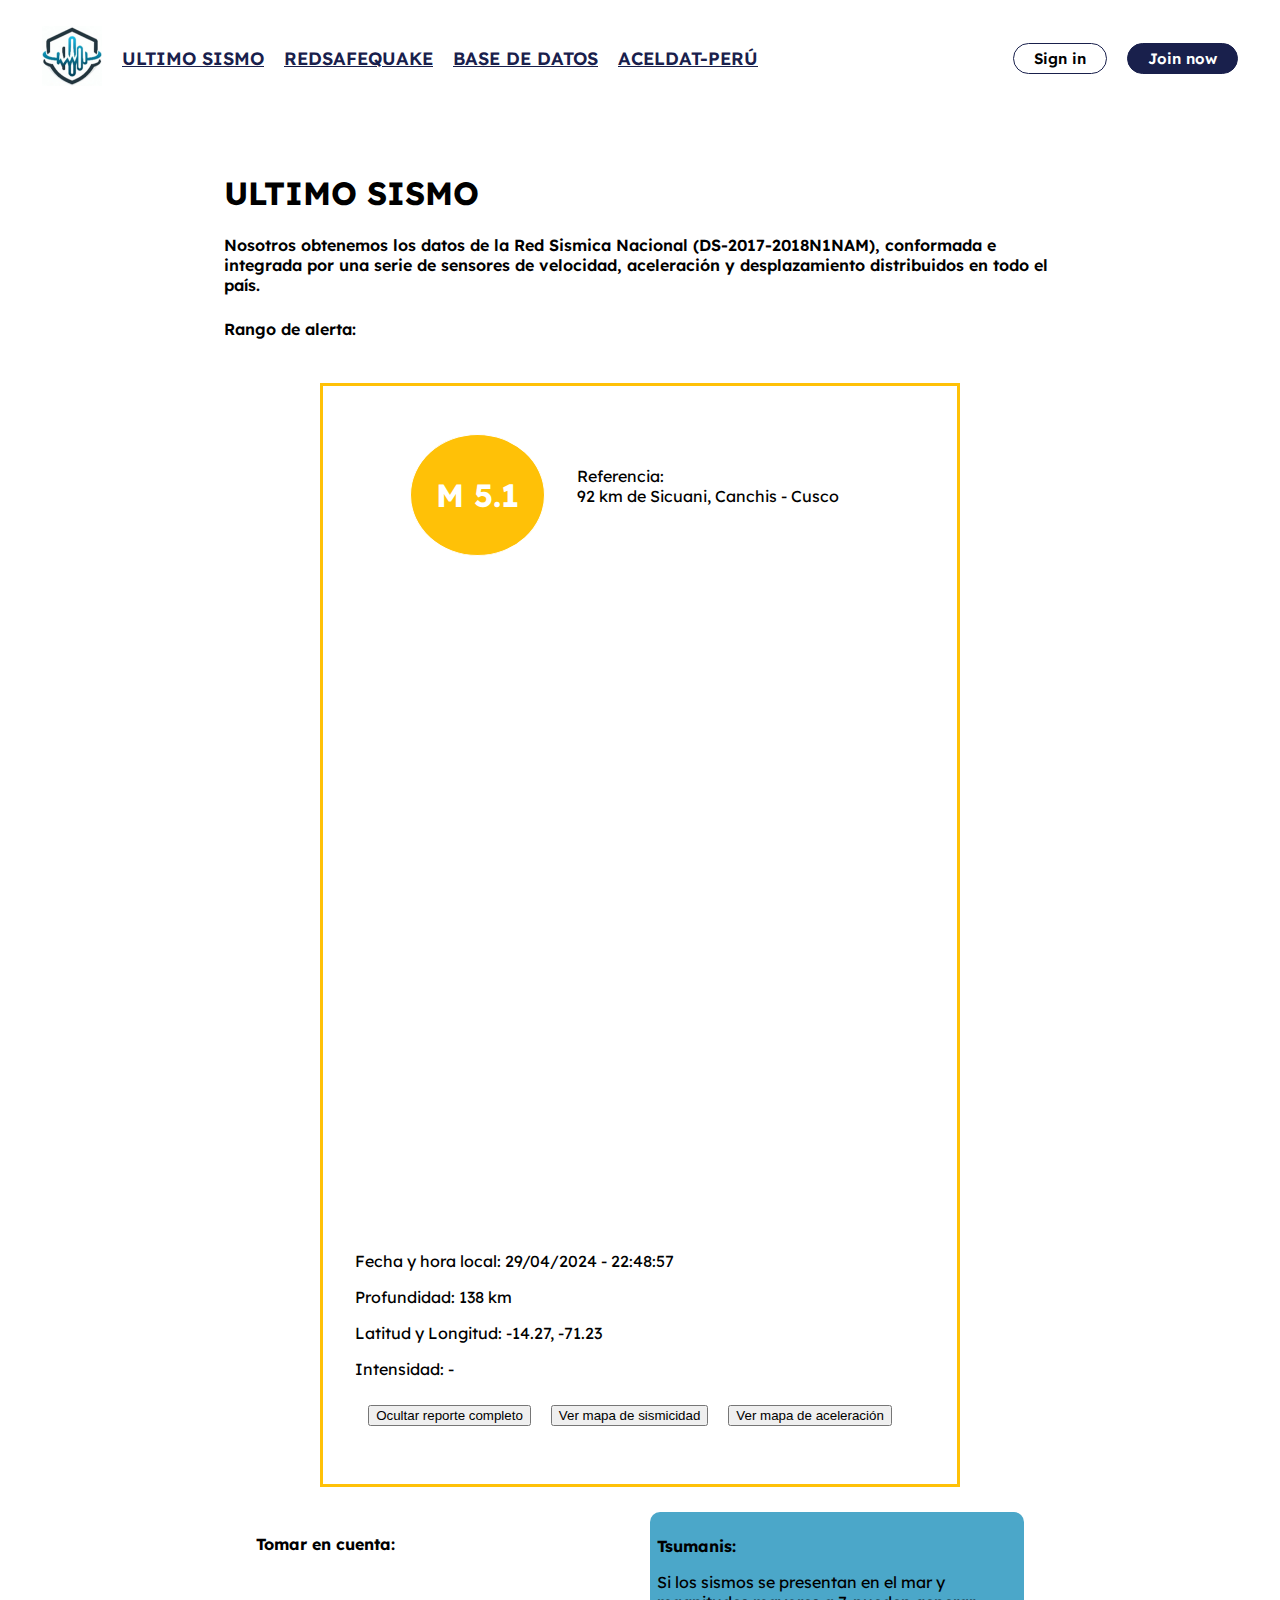
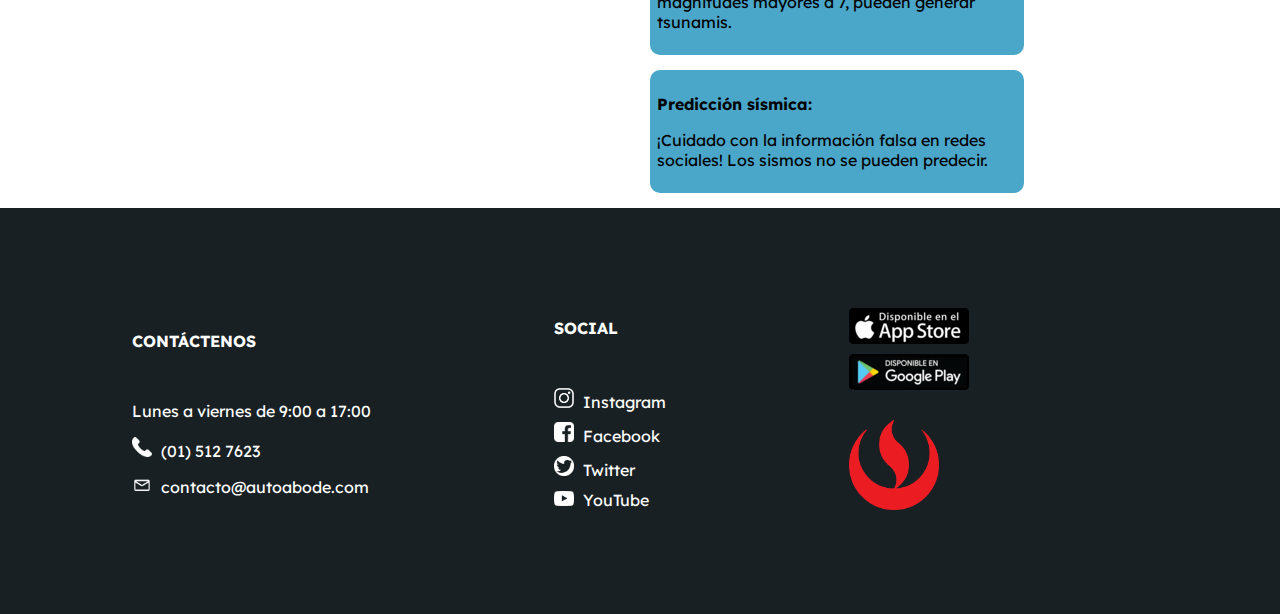
<file: navbar/ultimoSismo.html>
<!DOCTYPE html>
<html>

<head>
  <meta charset="utf-8">
  <meta http-equiv="X-UA-Compatible" content="IE=edge">
  <title>SafeQuake</title>
  <meta name="description" content="">
  <meta name="viewport" content="width=device-width, initial-scale=1">
  <link rel="preconnect" href="https://fonts.googleapis.com">
  <link rel="preconnect" href="https://fonts.gstatic.com" crossorigin>
  <link href="https://fonts.googleapis.com/css2?family=Lexend:wght@100..900&display=swap" rel="stylesheet">
  <link rel="icon" href="./img/icon.ico">
  <link href="https://cdn.jsdelivr.net/npm/bootstrap@5.2.2/dist/css/bootstrap.min.css" rel="stylesheet"
    integrity="sha384-Zenh87qX5JnK2Jl0vWa8Ck2rdkQ2Bzep5IDxbcnCeuOxjzrPF/et3URy9Bv1WTRi" crossorigin="anonymous">
  <link rel="stylesheet" href="../css/style.css">
</head>

<body>
  <header class="navbar">
    <div class="navbar-left">
      <a class="navbar-brand" href="../index.html">
        <img src="../img/safequeake-logo.png" alt="Logo" width="60" height="auto"
          class="d-inline-block align-text-center">
      </a>
      <a class="nav-link" href="./ultimoSismo.html">ULTIMO SISMO</a>
      <a class="nav-link" href="./redSafeQuake.html">REDSAFEQUAKE</a>
      <a class="nav-link" href="./baseDatos.html">BASE DE DATOS</a>
      <a class="nav-link" href="./aceldat-peru.html">ACELDAT-PERÚ</a>
    </div>
    <div class="navbar-right">
      <div class="sign-in">Sign in</div>
      <div class="join-now">Join now</div>
    </div>
  </header>

  <main>
    <section class="ultimo-sismo">
      <h1>ULTIMO SISMO</h1>
      <p>Nosotros obtenemos los datos de la Red Sismica Nacional (DS-2017-2018N1NAM), conformada e integrada por una
        serie de sensores de velocidad, aceleración y desplazamiento distribuidos en todo el país.</p>
      <div class="alerta-rango">
        <p>Rango de alerta:</p>
        <span class="badge bg-primary">M &lt; 4.5</span>
        <span class="badge bg-warning">de M 4.5 a M 6.0</span>
        <span class="badge bg-danger">> M 6.0</span>
      </div>
    </section>

    <section class="sismo-info">
      <div class="info-header">
        <div class="magnitude">
          <span class="magnitude-value">M 5.1</span>
      </div>
        <div class="reference">
            <p>Referencia: <br> 92 km de Sicuani, Canchis - Cusco</p>
        </div>
    </div>
      <div class="map">
        <iframe
          src="https://www.google.com/maps/embed?pb=!1m18!1m12!1m3!1d30933.498128275263!2d-71.24994307890928!3d-14.271451673948109!2m3!1f0!2f0!3f0!3m2!1i1024!2i768!4f13.1!3m3!1m2!1s0x91692ac3ac7e6c6d%3A0xb3c6c35f7e2c9018!2sSicuani!5e0!3m2!1ses!2spe!4v1716697112104!5m2!1ses!2spe"
          width="100%" height="625" style="border:0;" allowfullscreen="" loading="lazy"
          referrerpolicy="no-referrer-when-downgrade"></iframe>
      </div>
      <div class="sismo-details">
        <p>Fecha y hora local: 29/04/2024 - 22:48:57</p>
        <p>Profundidad: 138 km</p>
        <p>Latitud y Longitud: -14.27, -71.23</p>
        <p>Intensidad: -</p>
      </div>
      <div class="buttons">
        <button class="btn btn-secondary">Ocultar reporte completo</button>
        <button class="btn btn-primary">Ver mapa de sismicidad</button>
        <button class="btn btn-primary">Ver mapa de aceleración</button>
      </div>
    </section>
    
    <div class="consideraciones">
      <div class="titulo">
        <h4>Tomar en cuenta:</h4>
      </div>
      <div class="contenido">
        <div class="consideracion">
          <p><strong>Tsumanis:</strong></p>
          <p>Si los sismos se presentan en el mar y magnitudes mayores a 7, pueden generar tsunamis.</p>
        </div>
        <div class="consideracion">
          <p><strong>Predicción sísmica:</strong></p>
          <p>¡Cuidado con la información falsa en redes sociales! Los sismos no se pueden predecir.</p>
        </div>
      </div>
    </div>
    
  </main>

  <footer class="footer">
    <div class="contacto">
      <h4>CONTÁCTENOS</h4>

      <p>Lunes a viernes de 9:00 a 17:00</p>
      <p><img src="../img/telefono-icon.png" alt="Facebook" class="contacto-icon"> (01) 512 7623</p>
      <p><img src="../img/email-icon.png" alt="Facebook" class="contacto-icon"> contacto@autoabode.com</p>
    </div>
    <div class="redes-sociales">
      <h4>SOCIAL</h4>
      <p>
        <a href="#" class="social-link"><img src="../img/instagram-logo.png" alt="Facebook" class="social-icon">
          Instagram</a>
        <a href="#" class="social-link"><img src="../img/facebook-logo.png" alt="Twitter" class="social-icon">
          Facebook</a>
        <a href="#" class="social-link"><img src="../img/twitter-logo.png" alt="YouTube" class="social-icon">
          Twitter</a>
        <a href="#" class="social-link"><img src="../img/youtube-logo.png" alt="Instagram" class="social-icon">
          YouTube</a>
      </p>
    </div>
    <div class="imagenes">
      <img src="../img/appstore.webp" alt="appstore" class="app-icon">
      <img src="../img/playstore.webp" alt="playstore" class="app-icon">
      <img src="../img/upc-logo.png" alt="playstore" class="app-icon-upc">
    </div>
  </footer>

  <script src="https://cdn.jsdelivr.net/npm/bootstrap@5.2.2/dist/js/bootstrap.bundle.min.js"
    integrity="sha384-OERcA2EqjJCMA+/3y+gxIOqMEjwtxJY7qPCqsdltbNJuaOe923+mo//f6V8Qbsw3"
    crossorigin="anonymous"></script>
</body>

</html>
</file>
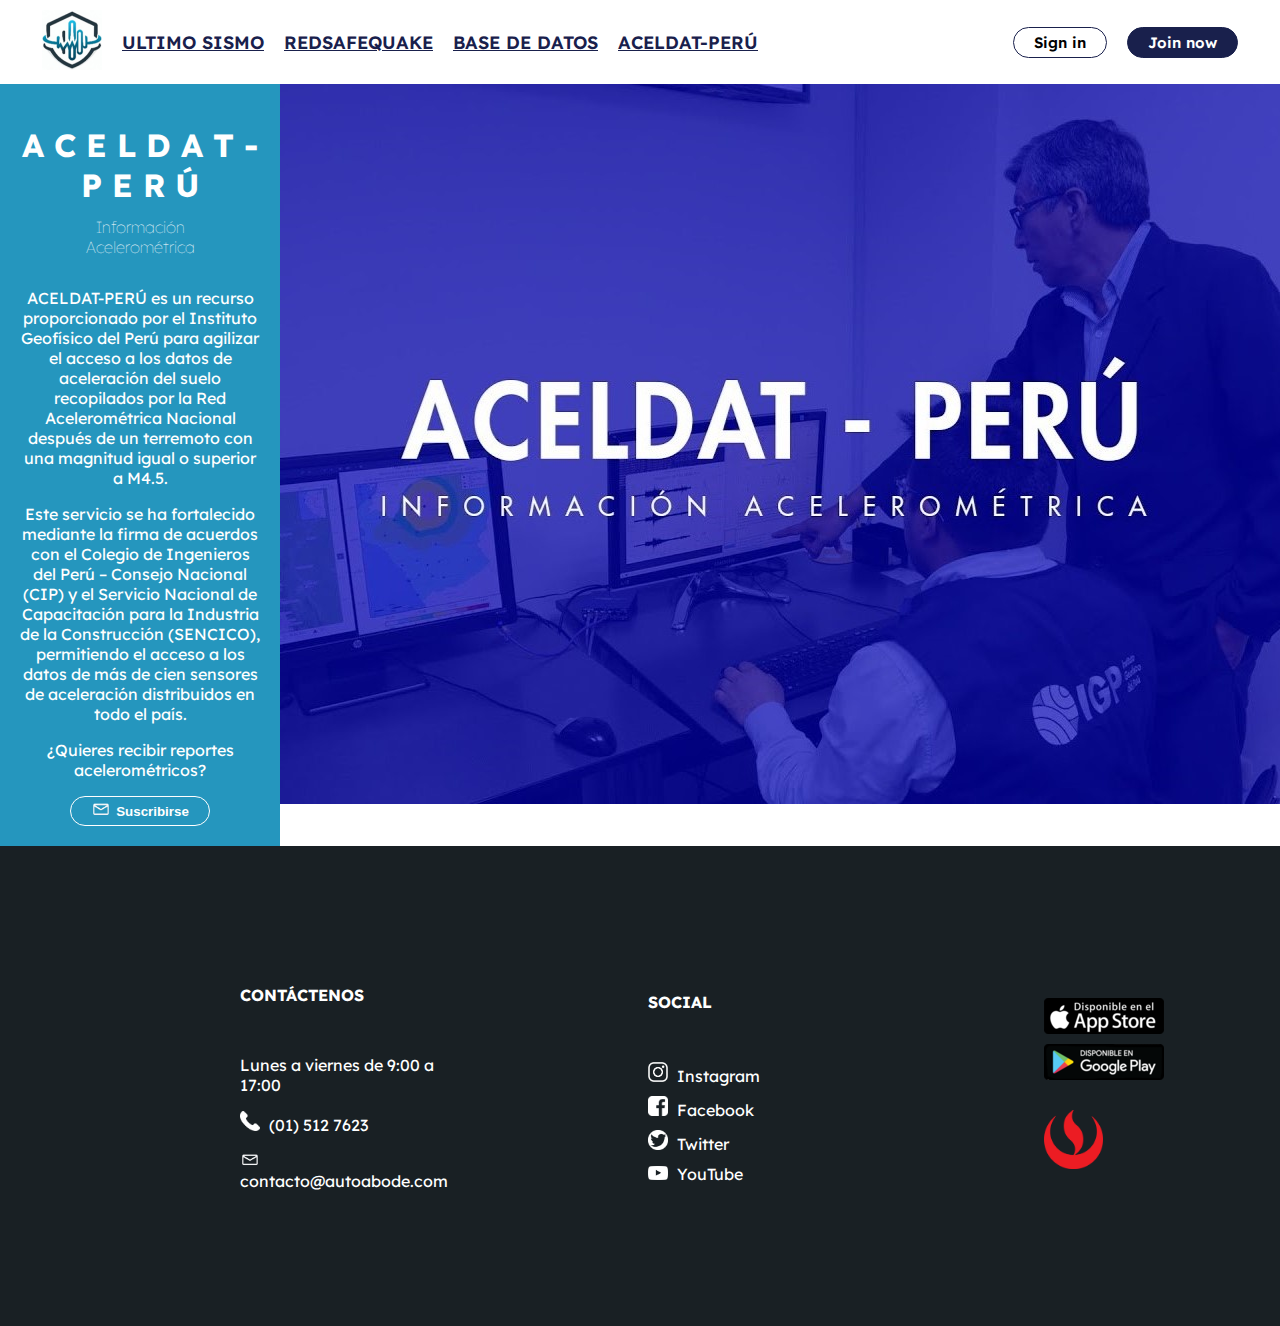
<file: public/navbar/aceldat-peru.html>
<!DOCTYPE html>
<html>

<head>
  <meta charset="utf-8">
  <meta http-equiv="X-UA-Compatible" content="IE=edge">
  <title>SafeQuake</title>
  <meta name="description" content="">
  <meta name="viewport" content="width=device-width, initial-scale=1">
  <link rel="preconnect" href="https://fonts.googleapis.com">
  <link rel="preconnect" href="https://fonts.gstatic.com" crossorigin>
  <link href="https://fonts.googleapis.com/css2?family=Lexend:wght@100..900&display=swap" rel="stylesheet">
  <link rel="icon" href="./img/icon.ico">
  <link href="https://cdn.jsdelivr.net/npm/bootstrap@5.2.2/dist/css/bootstrap.min.css" rel="stylesheet"
    integrity="sha384-Zenh87qX5JnK2Jl0vWa8Ck2rdkQ2Bzep5IDxbcnCeuOxjzrPF/et3URy9Bv1WTRi" crossorigin="anonymous">
  <link rel="stylesheet" href="../css/style.css">
</head>

<body>
  <header class="navbar">
    <div class="navbar-left">
      <a class="navbar-brand" href="../index.html">
        <img src="../img/safequeake-logo.png" alt="Logo" width="60" height="auto"
          class="d-inline-block align-text-center">
      </a>
      <a class="nav-link" href="./ultimoSismo.html">ULTIMO SISMO</a>
      <a class="nav-link" href="./redSafeQuake.html">REDSAFEQUAKE</a>
      <a class="nav-link" href="./baseDatos.html">BASE DE DATOS</a>
      <a class="nav-link" href="./aceldat-peru.html">ACELDAT-PERÚ</a>
    </div>
    <div class="navbar-right">
      <div class="sign-in">Sign in</div>
      <div class="join-now">Join now</div>
    </div>
  </header>

  <div class="aceldat-peru">
    <div class="aceldat-text">
      <div class="rectangulo-aceldat">
        <h1>A C E L D A T - P E R Ú</h1>
        <h4>Información Acelerométrica</h4>
        <p>ACELDAT-PERÚ es un recurso proporcionado por el Instituto Geofísico del Perú
          para agilizar el acceso a los datos de aceleración del suelo recopilados
          por la Red Acelerométrica Nacional después de un terremoto con una magnitud
          igual o superior a M4.5.</p>
        <p>Este servicio se ha fortalecido mediante la firma de acuerdos con el Colegio de Ingenieros del Perú – Consejo
          Nacional (CIP)
          y el Servicio Nacional de Capacitación para la Industria de la Construcción (SENCICO),
          permitiendo el acceso a los datos de más de cien sensores de aceleración distribuidos en todo el país.
        </p>

        <p>¿Quieres recibir reportes acelerométricos?</p>
      </div>
      <button class="suscribirse"><img src="../img/email-icon.png" alt="telef"
          class="contacto-icon">Suscribirse</button>
    </div>
    <div class="aceldat-img">
      <img src="../img/aceldat.jpg" alt="Imagen">
    </div>
  </div>

  <footer class="footer">
    <div class="contacto">
      <h4>CONTÁCTENOS</h4>

      <p>Lunes a viernes de 9:00 a 17:00</p>
      <p><img src="../img/telefono-icon.png" alt="mail" class="contacto-icon"> (01) 512 7623</p>
      <p><img src="../img/email-icon.png" alt="telef" class="contacto-icon"> contacto@autoabode.com</p>
    </div>
    <div class="redes-sociales">
      <h4>SOCIAL</h4>
      <p>
        <a href="#" class="social-link"><img src="../img/instagram-logo.png" alt="Facebook" class="social-icon">
          Instagram</a>
        <a href="#" class="social-link"><img src="../img/facebook-logo.png" alt="Twitter" class="social-icon">
          Facebook</a>
        <a href="#" class="social-link"><img src="../img/twitter-logo.png" alt="YouTube" class="social-icon">
          Twitter</a>
        <a href="#" class="social-link"><img src="../img/youtube-logo.png" alt="Instagram" class="social-icon">
          YouTube</a>
      </p>
    </div>
    <div class="imagenes">
      <img src="../img/appstore.webp" alt="appstore" class="app-icon">
      <img src="../img/playstore.webp" alt="playstore" class="app-icon">
      <img src="../img/upc-logo.png" alt="playstore" class="app-icon-upc">
    </div>
  </footer>

  <script src="https://cdn.jsdelivr.net/npm/bootstrap@5.2.2/dist/js/bootstrap.bundle.min.js"
    integrity="sha384-OERcA2EqjJCMA+/3y+gxIOqMEjwtxJY7qPCqsdltbNJuaOe923+mo//f6V8Qbsw3"
    crossorigin="anonymous"></script>
</body>

</html>
</file>
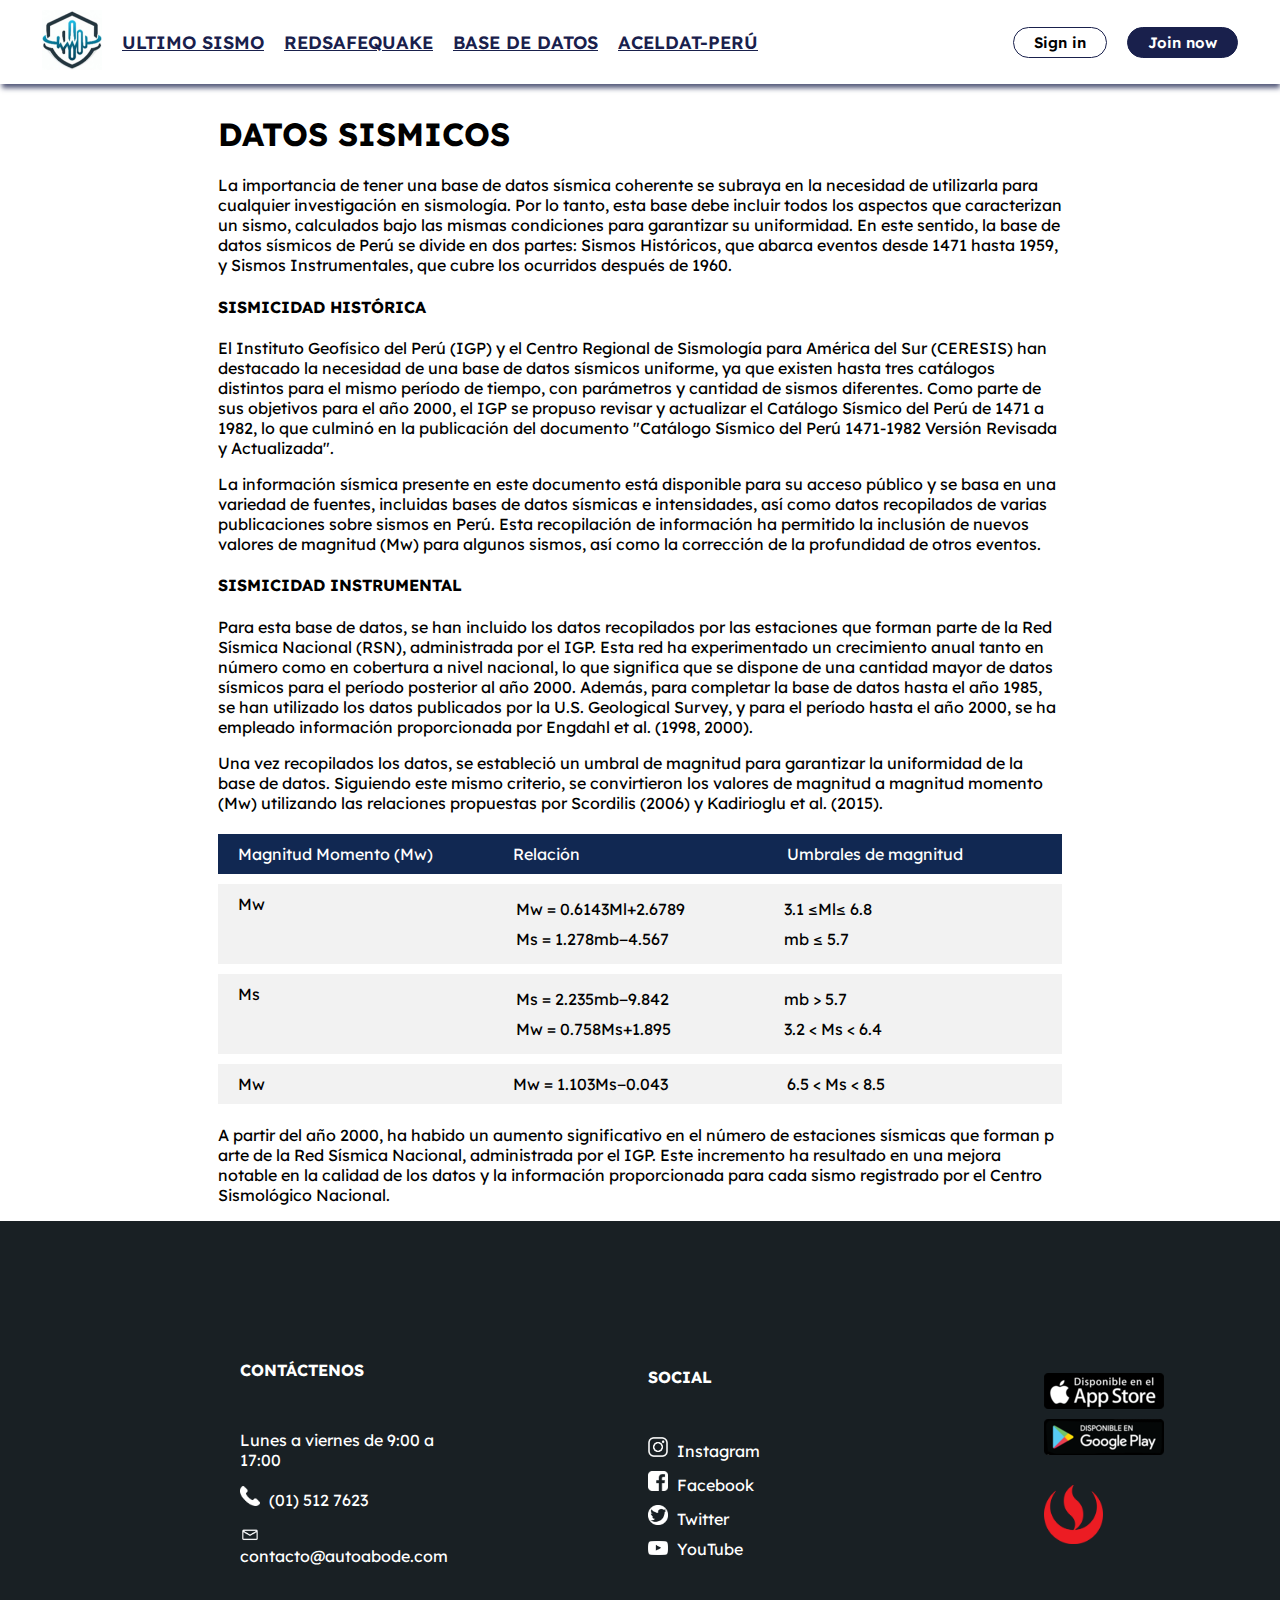
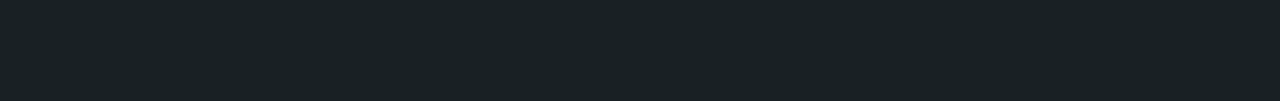
<file: public/navbar/baseDatos.html>
<!DOCTYPE html>
<html>

<head>
  <meta charset="utf-8">
  <meta http-equiv="X-UA-Compatible" content="IE=edge">
  <title>SafeQuake</title>
  <meta name="description" content="">
  <meta name="viewport" content="width=device-width, initial-scale=1">
  <link rel="preconnect" href="https://fonts.googleapis.com">
  <link rel="preconnect" href="https://fonts.gstatic.com" crossorigin>
  <link href="https://fonts.googleapis.com/css2?family=Lexend:wght@100..900&display=swap" rel="stylesheet">
  <link rel="icon" href="./img/icon.ico">
  <link href="https://cdn.jsdelivr.net/npm/bootstrap@5.2.2/dist/css/bootstrap.min.css" rel="stylesheet"
    integrity="sha384-Zenh87qX5JnK2Jl0vWa8Ck2rdkQ2Bzep5IDxbcnCeuOxjzrPF/et3URy9Bv1WTRi" crossorigin="anonymous">
  <link rel="stylesheet" href="../css/style.css">
</head>

<body>
  <header class="navbar">
    <div class="navbar-left">
      <a class="navbar-brand" href="../index.html">
        <img src="../img/safequeake-logo.png" alt="Logo" width="60" height="auto"
          class="d-inline-block align-text-center">
      </a>
      <a class="nav-link" href="./ultimoSismo.html">ULTIMO SISMO</a>
      <a class="nav-link" href="./redSafeQuake.html">REDSAFEQUAKE</a>
      <a class="nav-link" href="./baseDatos.html">BASE DE DATOS</a>
      <a class="nav-link" href="./aceldat-peru.html">ACELDAT-PERÚ</a>
    </div>
    <div class="navbar-right">
      <div class="sign-in">Sign in</div>
      <div class="join-now">Join now</div>
    </div>
  </header>

  <div class="datos-sismicos">
    <h1>DATOS SISMICOS</h1>

    <p>La importancia de tener una base de datos sísmica coherente se subraya en la necesidad
      de utilizarla para cualquier investigación en sismología. Por lo tanto, esta base debe
      incluir todos los aspectos que caracterizan un sismo, calculados bajo las mismas condiciones
      para garantizar su uniformidad. En este sentido, la base de datos sísmicos de Perú se divide
      en dos partes: Sismos Históricos, que abarca eventos desde 1471 hasta 1959, y Sismos Instrumentales,
      que cubre los ocurridos después de 1960.</p>

    <h4>SISMICIDAD HISTÓRICA</h4>

    <p>El Instituto Geofísico del Perú (IGP) y el Centro Regional de Sismología para América del Sur (CERESIS)
      han destacado la necesidad de una base de datos sísmicos uniforme, ya que existen hasta tres catálogos
      distintos para el mismo período de tiempo, con parámetros y cantidad de sismos diferentes. Como parte de
      sus objetivos para el año 2000, el IGP se propuso revisar y actualizar el Catálogo Sísmico del Perú de 1471 a
      1982,
      lo que culminó en la publicación del documento "Catálogo Sísmico del Perú 1471-1982 Versión Revisada y
      Actualizada".</p>

    <p>La información sísmica presente en este documento está disponible para su acceso público y se basa en una
      variedad
      de fuentes, incluidas bases de datos sísmicas e intensidades, así como datos recopilados de varias publicaciones
      sobre
      sismos en Perú. Esta recopilación de información ha permitido la inclusión de nuevos valores de magnitud (Mw) para
      algunos
      sismos, así como la corrección de la profundidad de otros eventos.</p>

    <h4>SISMICIDAD INSTRUMENTAL</h4>

    <p>Para esta base de datos, se han incluido los datos recopilados por las estaciones que forman parte de la Red
      Sísmica Nacional (RSN),
      administrada por el IGP. Esta red ha experimentado un crecimiento anual tanto en número como en cobertura a nivel
      nacional,
      lo que significa que se dispone de una cantidad mayor de datos sísmicos para el período posterior al año 2000.
      Además,
      para completar la base de datos hasta el año 1985, se han utilizado los datos publicados por la U.S. Geological
      Survey,
      y para el período hasta el año 2000, se ha empleado información proporcionada por Engdahl et al. (1998, 2000).</p>

    <p>Una vez recopilados los datos, se estableció un umbral de magnitud para garantizar la uniformidad de la base de
      datos.
      Siguiendo este mismo criterio, se convirtieron los valores de magnitud a magnitud momento (Mw) utilizando las
      relaciones
      propuestas por Scordilis (2006) y Kadirioglu et al. (2015).</p>
    <div class="tabla">
      <div class="rectangulo-datos header">
        <p>Magnitud Momento (Mw)</p>
        <p>Relación</p>
        <p>Umbrales de magnitud</p>
      </div>
      <div class="rectangulo-datos content">
        <p>Mw</p>
        <div class="cell">
          <p>Mw = 0.6143Ml+2.6789</p>
          <p>Ms = 1.278mb−4.567</p>
        </div>
        <div class="cell">
          <p>3.1 ≤Ml≤ 6.8</p>
          <p>mb ≤ 5.7</p>
        </div>
      </div>
      <div class="rectangulo-datos content">
        <p>Ms</p>
        <div class="cell">
          <p>Ms = 2.235mb−9.842</p>
          <p>Mw = 0.758Ms+1.895</p>
        </div>
        <div class="cell">
          <p>mb > 5.7</p>
          <p>3.2 &lt; Ms &lt; 6.4</p>
        </div>
      </div>
      <div class="rectangulo-datos content">
        <p>Mw</p>
        <p>Mw = 1.103Ms−0.043</p>
        <p>6.5 &lt; Ms &lt; 8.5</p>
      </div>
    </div>
    <p>A partir del año 2000, ha habido un aumento significativo en el número de estaciones sísmicas que forman p
      arte de la Red Sísmica Nacional, administrada por el IGP. Este incremento ha resultado en una mejora notable
      en la calidad de los datos y la información proporcionada para cada sismo registrado por el Centro Sismológico
      Nacional.</p>
  </div>

  <footer class="footer">
    <div class="contacto">
      <h4>CONTÁCTENOS</h4>

      <p>Lunes a viernes de 9:00 a 17:00</p>
      <p><img src="../img/telefono-icon.png" alt="Facebook" class="contacto-icon"> (01) 512 7623</p>
      <p><img src="../img/email-icon.png" alt="Facebook" class="contacto-icon"> contacto@autoabode.com</p>
    </div>
    <div class="redes-sociales">
      <h4>SOCIAL</h4>
      <p>
        <a href="#" class="social-link"><img src="../img/instagram-logo.png" alt="Facebook" class="social-icon">
          Instagram</a>
        <a href="#" class="social-link"><img src="../img/facebook-logo.png" alt="Twitter" class="social-icon">
          Facebook</a>
        <a href="#" class="social-link"><img src="../img/twitter-logo.png" alt="YouTube" class="social-icon">
          Twitter</a>
        <a href="#" class="social-link"><img src="../img/youtube-logo.png" alt="Instagram" class="social-icon">
          YouTube</a>
      </p>
    </div>
    <div class="imagenes">
      <img src="../img/appstore.webp" alt="appstore" class="app-icon">
      <img src="../img/playstore.webp" alt="playstore" class="app-icon">
      <img src="../img/upc-logo.png" alt="playstore" class="app-icon-upc">
    </div>
  </footer>

  <script src="https://cdn.jsdelivr.net/npm/bootstrap@5.2.2/dist/js/bootstrap.bundle.min.js"
    integrity="sha384-OERcA2EqjJCMA+/3y+gxIOqMEjwtxJY7qPCqsdltbNJuaOe923+mo//f6V8Qbsw3"
    crossorigin="anonymous"></script>
</body>

</html>
</file>
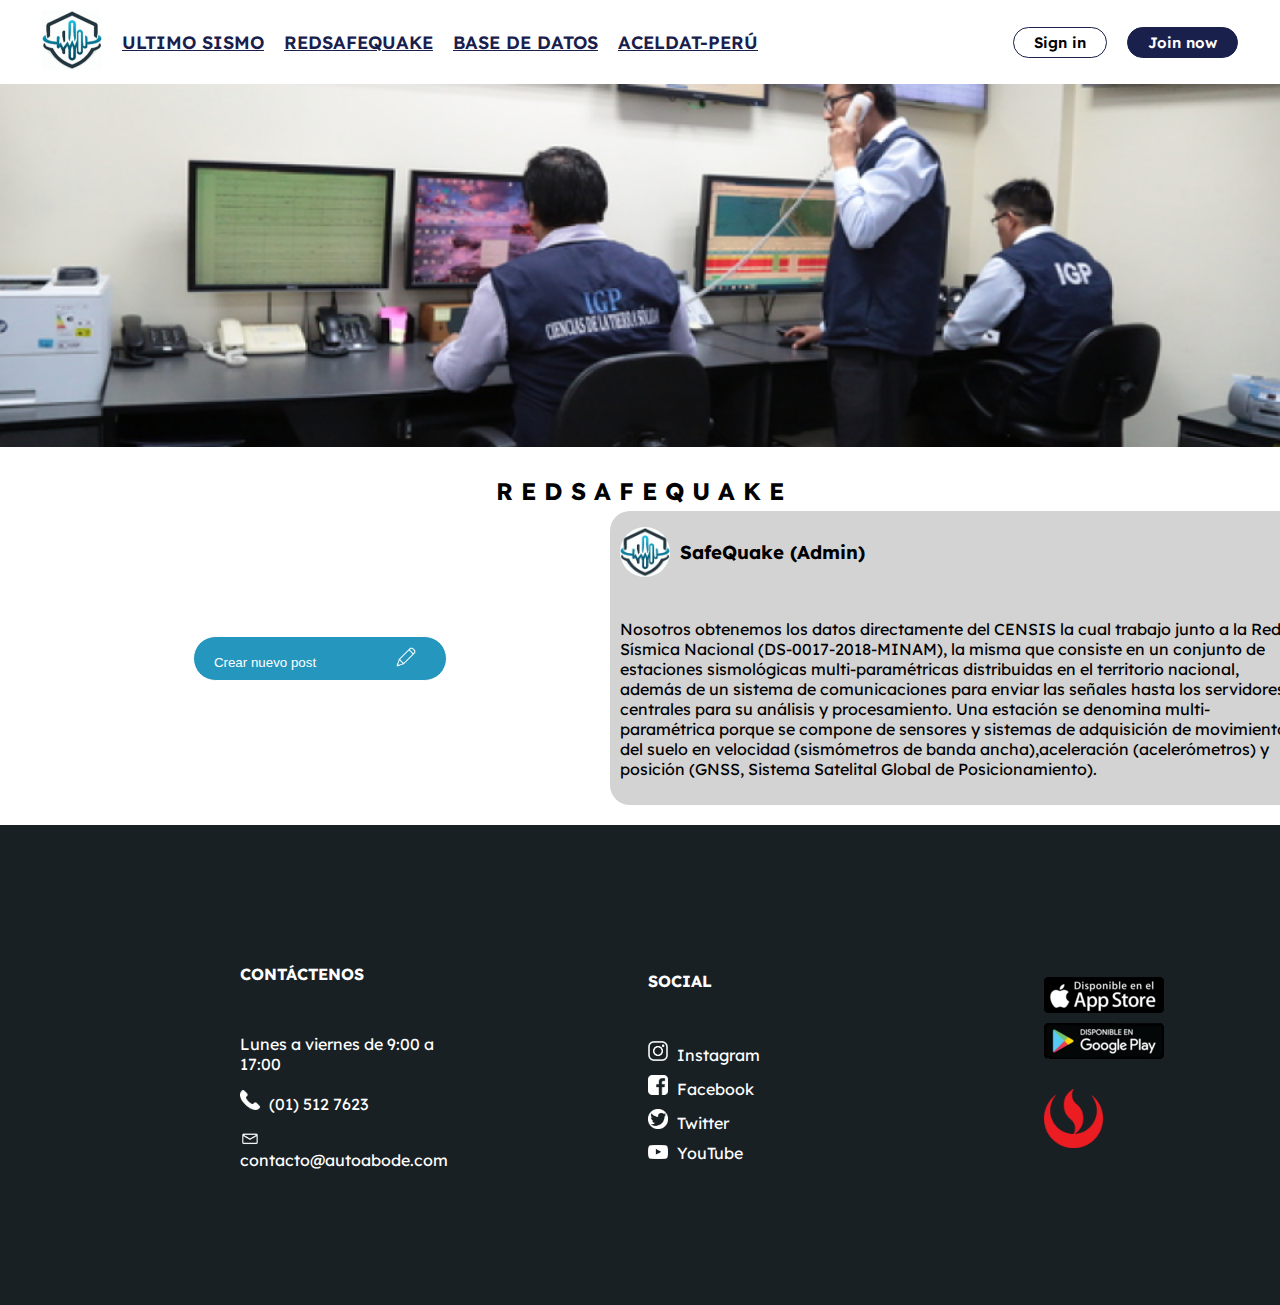
<file: public/navbar/redSafeQuake.html>
<!DOCTYPE html>
<html>

<head>
  <meta charset="utf-8">
  <meta http-equiv="X-UA-Compatible" content="IE=edge">
  <title>SafeQuake</title>
  <meta name="description" content="">
  <meta name="viewport" content="width=device-width, initial-scale=1">
  <link rel="preconnect" href="https://fonts.googleapis.com">
  <link rel="preconnect" href="https://fonts.gstatic.com" crossorigin>
  <link href="https://fonts.googleapis.com/css2?family=Lexend:wght@100..900&display=swap" rel="stylesheet">
  <link rel="icon" href="./img/icon.ico">
  <link href="https://cdn.jsdelivr.net/npm/bootstrap@5.2.2/dist/css/bootstrap.min.css" rel="stylesheet"
    integrity="sha384-Zenh87qX5JnK2Jl0vWa8Ck2rdkQ2Bzep5IDxbcnCeuOxjzrPF/et3URy9Bv1WTRi" crossorigin="anonymous">
  <link rel="stylesheet" href="../css/style.css">
</head>

<body>
  <header class="navbar">
    <div class="navbar-left">
      <a class="navbar-brand" href="../index.html">
        <img src="../img/safequeake-logo.png" alt="Logo" width="60" height="auto"
          class="d-inline-block align-text-center">
      </a>
      <a class="nav-link" href="./ultimoSismo.html">ULTIMO SISMO</a>
      <a class="nav-link" href="./redSafeQuake.html">REDSAFEQUAKE</a>
      <a class="nav-link" href="./baseDatos.html">BASE DE DATOS</a>
      <a class="nav-link" href="./aceldat-peru.html">ACELDAT-PERÚ</a>
    </div>
    <div class="navbar-right">
      <div class="sign-in">Sign in</div>
      <div class="join-now">Join now</div>
    </div>
  </header>

  <img src="../img/redsafequake.png" alt="redsafequake" class="img-redsafequake">

  <div class="title-redsafequake">
    <h2>R E D S A F E Q U A K E</h2>
  </div>

  <div class="posts-redsafequake">
    <div class="crear-post-button">
      <button class="crear-post">Crear nuevo post<img src="../img/boligrafo.png" alt="boligrafo"
          class="boligrafo-icon"></button>
    </div>
    <div class="post">
      <div class="rectangulo-post">
        <div class="perfil-info">
          <img src="../img/safequeake-logo.png" width="10%" height="auto">
          <h3>SafeQuake (Admin)</h3>

        </div>
        <div class="opciones-post">
          <div class="menu">
            <div class="puntos"></div>
            <div class="puntos"></div>
            <div class="puntos"></div>
            <ul class="opciones">
              <li>Guardar</li>
              <li>Reportar</li>
              <li>Fecha de Publicación</li>
            </ul>
          </div>
        </div>
        <div class="texto-post">
          <p>Nosotros obtenemos los datos directamente del CENSIS la cual trabajo junto a la
            Red Sísmica Nacional (DS-0017-2018-MINAM), la misma que consiste en un conjunto de
            estaciones sismológicas multi-paramétricas distribuidas en el territorio nacional,
            además de un sistema de comunicaciones para enviar las señales hasta los servidores
            centrales para su análisis y procesamiento. Una estación se denomina multi-paramétrica
            porque se compone de sensores y sistemas de adquisición de movimiento del suelo en
            velocidad (sismómetros de banda ancha),aceleración (acelerómetros) y posición
            (GNSS, Sistema Satelital Global de Posicionamiento).</p>
        </div>
      </div>
    </div>
  </div>

  <footer class="footer">
    <div class="contacto">
      <h4>CONTÁCTENOS</h4>
      <p>Lunes a viernes de 9:00 a 17:00</p>
      <p><img src="../img/telefono-icon.png" alt="Facebook" class="contacto-icon"> (01) 512 7623</p>
      <p><img src="../img/email-icon.png" alt="Facebook" class="contacto-icon"> contacto@autoabode.com</p>
    </div>
    <div class="redes-sociales">
      <h4>SOCIAL</h4>
      <p>
        <a href="#" class="social-link"><img src="../img/instagram-logo.png" alt="Facebook" class="social-icon">
          Instagram</a>
        <a href="#" class="social-link"><img src="../img/facebook-logo.png" alt="Twitter" class="social-icon">
          Facebook</a>
        <a href="#" class="social-link"><img src="../img/twitter-logo.png" alt="YouTube" class="social-icon">
          Twitter</a>
        <a href="#" class="social-link"><img src="../img/youtube-logo.png" alt="Instagram" class="social-icon">
          YouTube</a>
      </p>
    </div>
    <div class="imagenes">
      <img src="../img/appstore.webp" alt="appstore" class="app-icon">
      <img src="../img/playstore.webp" alt="playstore" class="app-icon">
      <img src="../img/upc-logo.png" alt="playstore" class="app-icon-upc">
    </div>
  </footer>

  <script src="https://cdn.jsdelivr.net/npm/bootstrap@5.2.2/dist/js/bootstrap.bundle.min.js"
    integrity="sha384-OERcA2EqjJCMA+/3y+gxIOqMEjwtxJY7qPCqsdltbNJuaOe923+mo//f6V8Qbsw3"
    crossorigin="anonymous"></script>
</body>

</html>
</file>
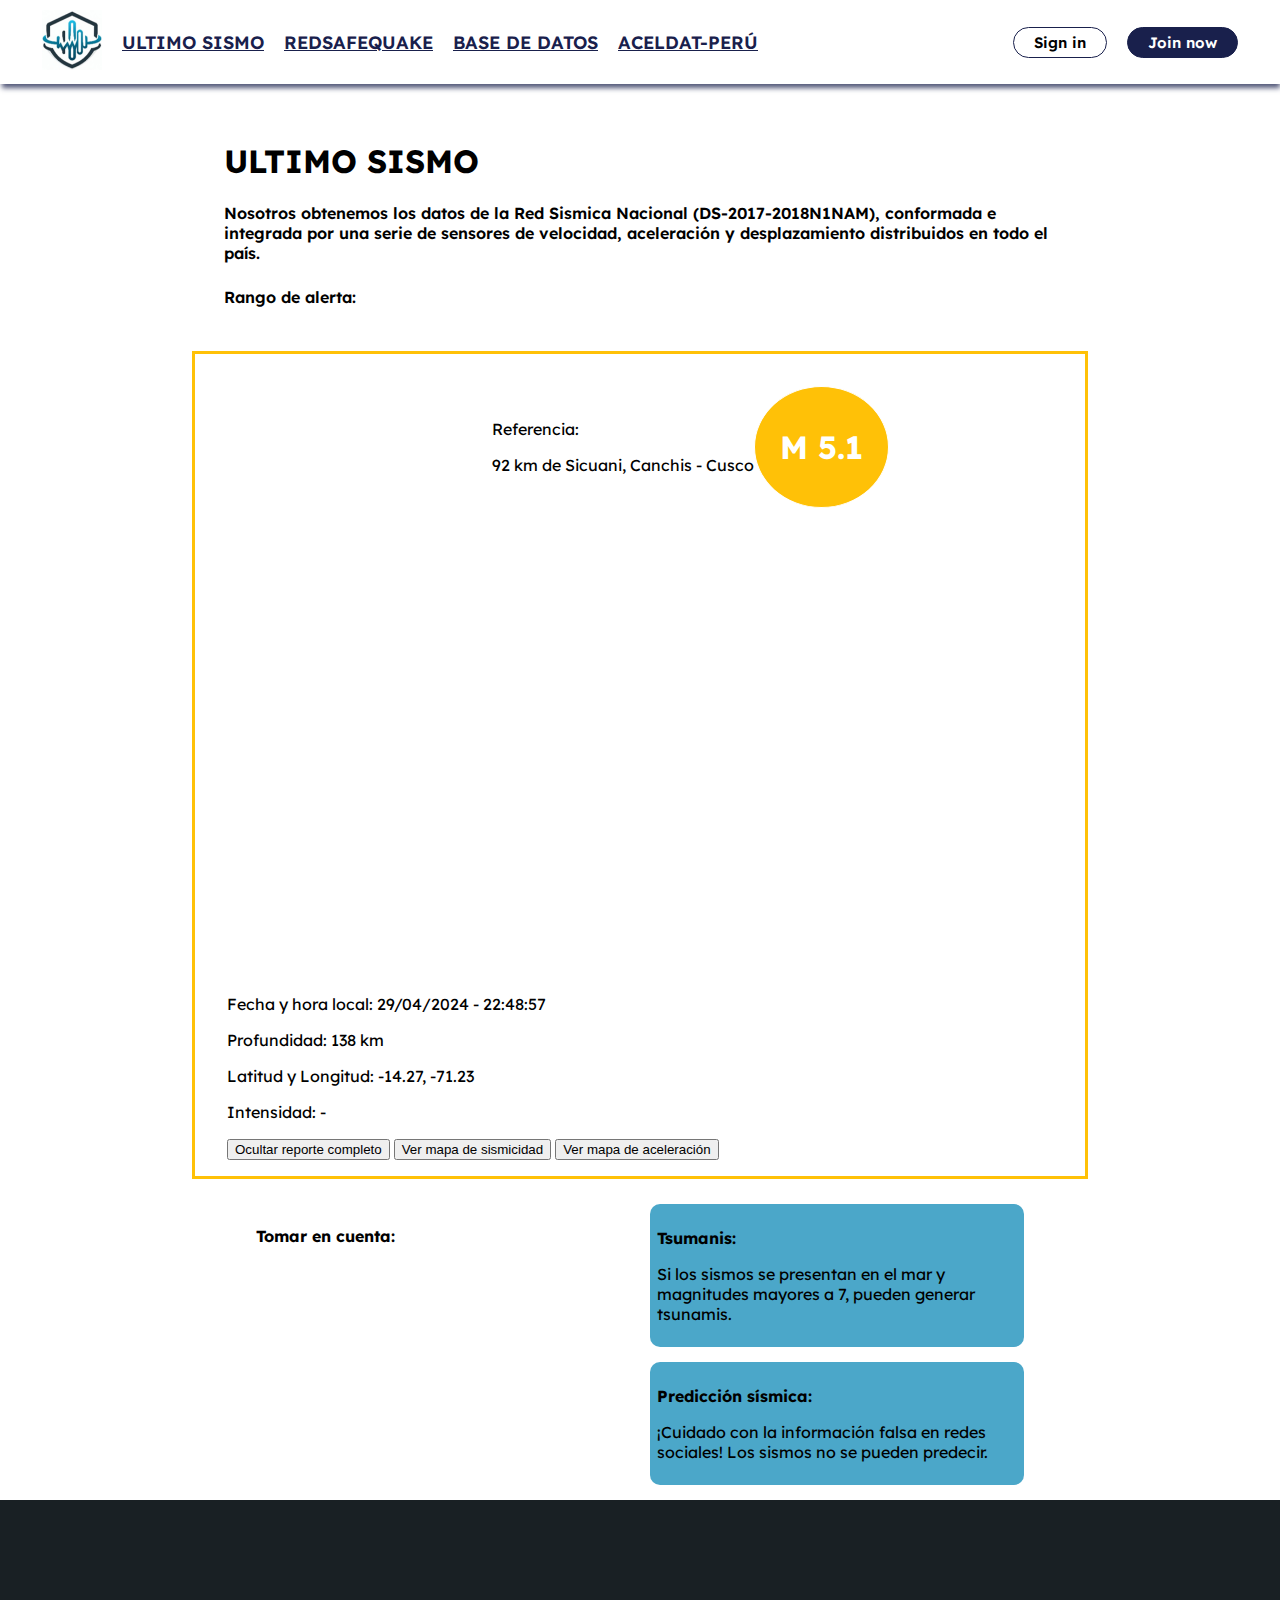
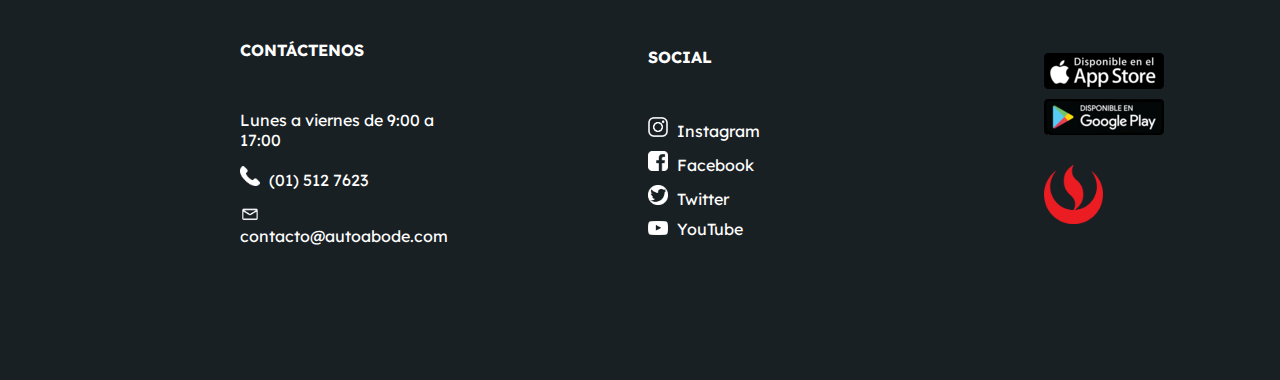
<file: public/navbar/ultimoSismo.html>
<!DOCTYPE html>
<html>

<head>
  <meta charset="utf-8">
  <meta http-equiv="X-UA-Compatible" content="IE=edge">
  <title>SafeQuake</title>
  <meta name="description" content="">
  <meta name="viewport" content="width=device-width, initial-scale=1">
  <link rel="preconnect" href="https://fonts.googleapis.com">
  <link rel="preconnect" href="https://fonts.gstatic.com" crossorigin>
  <link href="https://fonts.googleapis.com/css2?family=Lexend:wght@100..900&display=swap" rel="stylesheet">
  <link rel="icon" href="./img/icon.ico">
  <link href="https://cdn.jsdelivr.net/npm/bootstrap@5.2.2/dist/css/bootstrap.min.css" rel="stylesheet"
    integrity="sha384-Zenh87qX5JnK2Jl0vWa8Ck2rdkQ2Bzep5IDxbcnCeuOxjzrPF/et3URy9Bv1WTRi" crossorigin="anonymous">
  <link rel="stylesheet" href="../css/style.css">
</head>

<body>
  <header class="navbar">
    <div class="navbar-left">
      <a class="navbar-brand" href="../index.html">
        <img src="../img/safequeake-logo.png" alt="Logo" width="60" height="auto"
          class="d-inline-block align-text-center">
      </a>
      <a class="nav-link" href="./ultimoSismo.html">ULTIMO SISMO</a>
      <a class="nav-link" href="./redSafeQuake.html">REDSAFEQUAKE</a>
      <a class="nav-link" href="./baseDatos.html">BASE DE DATOS</a>
      <a class="nav-link" href="./aceldat-peru.html">ACELDAT-PERÚ</a>
    </div>
    <div class="navbar-right">
      <div class="sign-in">Sign in</div>
      <div class="join-now">Join now</div>
    </div>
  </header>

  <main>
    <section class="ultimo-sismo">
      <h1>ULTIMO SISMO</h1>
      <p>Nosotros obtenemos los datos de la Red Sismica Nacional (DS-2017-2018N1NAM), conformada e integrada por una
        serie de sensores de velocidad, aceleración y desplazamiento distribuidos en todo el país.</p>
      <div class="alerta-rango">
        <p>Rango de alerta:</p>
        <span class="badge bg-primary">M &lt; 4.5</span>
        <span class="badge bg-warning">de M 4.5 a M 6.0</span>
        <span class="badge bg-danger">> M 6.0</span>
      </div>
    </section>

    <section class="sismo-info">
      <div class="info-header">
        <div class="rectangulo-reference reference">
            <p>Referencia:</p>
            <p>92 km de Sicuani, Canchis - Cusco</p>
        </div>
        <div class="magnitude">
            <span class="magnitude-value">M 5.1</span>
        </div>
    </div>
      <div class="map">
        <iframe
          src="https://www.google.com/maps/embed?pb=!1m18!1m12!1m3!1d30933.498128275263!2d-71.24994307890928!3d-14.271451673948109!2m3!1f0!2f0!3f0!3m2!1i1024!2i768!4f13.1!3m3!1m2!1s0x91692ac3ac7e6c6d%3A0xb3c6c35f7e2c9018!2sSicuani!5e0!3m2!1ses!2spe!4v1716697112104!5m2!1ses!2spe"
          width="600" height="450" style="border:0;" allowfullscreen="" loading="lazy"
          referrerpolicy="no-referrer-when-downgrade"></iframe>
      </div>
      <div class="sismo-details">
        <p>Fecha y hora local: 29/04/2024 - 22:48:57</p>
        <p>Profundidad: 138 km</p>
        <p>Latitud y Longitud: -14.27, -71.23</p>
        <p>Intensidad: -</p>
      </div>
      <div class="buttons">
        <button class="btn btn-secondary">Ocultar reporte completo</button>
        <button class="btn btn-primary">Ver mapa de sismicidad</button>
        <button class="btn btn-primary">Ver mapa de aceleración</button>
      </div>
    </section>
    
    <div class="consideraciones">
      <div class="titulo">
        <h4>Tomar en cuenta:</h4>
      </div>
      <div class="contenido">
        <div class="consideracion">
          <p><strong>Tsumanis:</strong></p>
          <p>Si los sismos se presentan en el mar y magnitudes mayores a 7, pueden generar tsunamis.</p>
        </div>
        <div class="consideracion">
          <p><strong>Predicción sísmica:</strong></p>
          <p>¡Cuidado con la información falsa en redes sociales! Los sismos no se pueden predecir.</p>
        </div>
      </div>
    </div>
    
  </main>

  <footer class="footer">
    <div class="contacto">
      <h4>CONTÁCTENOS</h4>

      <p>Lunes a viernes de 9:00 a 17:00</p>
      <p><img src="../img/telefono-icon.png" alt="Facebook" class="contacto-icon"> (01) 512 7623</p>
      <p><img src="../img/email-icon.png" alt="Facebook" class="contacto-icon"> contacto@autoabode.com</p>
    </div>
    <div class="redes-sociales">
      <h4>SOCIAL</h4>
      <p>
        <a href="#" class="social-link"><img src="../img/instagram-logo.png" alt="Facebook" class="social-icon">
          Instagram</a>
        <a href="#" class="social-link"><img src="../img/facebook-logo.png" alt="Twitter" class="social-icon">
          Facebook</a>
        <a href="#" class="social-link"><img src="../img/twitter-logo.png" alt="YouTube" class="social-icon">
          Twitter</a>
        <a href="#" class="social-link"><img src="../img/youtube-logo.png" alt="Instagram" class="social-icon">
          YouTube</a>
      </p>
    </div>
    <div class="imagenes">
      <img src="../img/appstore.webp" alt="appstore" class="app-icon">
      <img src="../img/playstore.webp" alt="playstore" class="app-icon">
      <img src="../img/upc-logo.png" alt="playstore" class="app-icon-upc">
    </div>
  </footer>

  <script src="https://cdn.jsdelivr.net/npm/bootstrap@5.2.2/dist/js/bootstrap.bundle.min.js"
    integrity="sha384-OERcA2EqjJCMA+/3y+gxIOqMEjwtxJY7qPCqsdltbNJuaOe923+mo//f6V8Qbsw3"
    crossorigin="anonymous"></script>
</body>

</html>
</file>
<file: css/style.css>
.lexend-light {
    font-family: "Lexend", sans-serif;
    font-optical-sizing: auto;
    font-weight: 100;
    font-style: normal;
}

body {
    margin: 0px;
    font-family: Lexend;
}

.navbar {
    padding: 1rem 2rem;
    font-size: 15px;
    display: flex;
    justify-content: space-between;
    align-items: center;
}

.navbar-left a {
    font-weight: 600;
    font-family: Lexend;
}

.navbar-left a:hover {
    color: #2596be;
}

.navbar-left,
.navbar-right {
    display: flex;
    align-items: center;
    font-family: Lexend;
}

.navbar-left>*,
.navbar-right>* {
    margin: 10px;
}

.sign-in,
.join-now {
    font-weight: 600;
    border: 1px solid #19204c;
    border-radius: 40px;
    padding: 5px 20px;
}

.join-now {
    background-color: #19204c;
    color: white;
}

.join-now:hover {
    background-color: rgba(0, 0, 67, 0.7);
}

.sign-in:hover {
    background-color: rgba(0, 0, 0, 0.06);
}

.carousel-indicators [data-bs-target] {
    position: relative;
    width: 10px;
    height: 10px;
    border: none;
    border-radius: 24px;
}

.carousel {
    position: relative;
    display: flex;
    top: 3px;
}

.productos-title {
    position: relative;
    display: block;
    top: 40px;
    bottom: 50px;
}

.productos-title h4 {
    position: relative;
    font-family: Lexend;
    display: flexbox;
    padding: 0 2rem;
}

.productos-title p {
    position: relative;
    font-family: Lexend;
    display: flexbox;
    top: 10px;
    padding: 0 2rem;
}

.nav-link {
    font-family: Lexend;
    font-size: large;
    font-weight: bold;
    color: #19204c;
}

.saber-mas {
    font-family: Lexend;
    font-size: 16px;
    font-weight: bold;
    color: #19204c;
    background-color: white;
    border-color: #19204c;
    border-radius: 5px;
    padding: 10px 20px;
    margin-top: 50px;
    margin-left: 21.5%;
    cursor: pointer;
}

.saber-mas:hover {
    background-color: #0e1538;
    color: white;
}

.rectangulos-container {
    display: flex;
    justify-content: space-between;
    margin-top: 50px;
}

.rectangulo {
    flex: 0 0 50%;
    display: flex;
    flex-direction: column;
    align-items: center;
    justify-content: center;
    color: white;
    text-align: center;
    padding: 20px;
    box-sizing: border-box;
}

.rectangulo-izquierdo {
    background-color: #19204c;
}

.rectangulo-derecho {
    background-color: #2596be;
}

.numero {
    font-size: 30px;
    margin-bottom: 10px;
}

.texto {
    font-size: 24px;
}

.nosotros {
    margin-top: 2%;
    margin-left: 21.5%;
    margin-right: 21.5%;
    margin-bottom: 2%;
}

.separator {
    border: none;
    border-top: 1px solid #494949; /* Establece el estilo de la línea */
    width: 50%;
    margin: 20px auto; /* Espacio alrededor de la línea */
}

.faq-section {
    text-align: center;
    margin-top: 50px;
    padding: 20px;
}

.faq-section h2 {
    font-size: 40px;
}

.faq-content {
    display: flex;
    justify-content: center;
    align-items: center;
    margin-top: 20px;
}

.faq-item {
    max-width: 300px; /* Ajusta el ancho máximo del contenedor de cada pregunta */
    margin: 0 20px; /* Espacio entre cada pregunta */
    text-align: center; /* Centra el contenido */
}

.faq-item .faq-image {
    margin-bottom: 10px; /* Espacio entre la imagen y la pregunta */
}

.faq-item .faq-image img {
    margin-top:30px;
    max-width: 100%; /* Ajusta el tamaño máximo de la imagen al ancho del contenedor */
}

.faq-item h3 {
    font-size: 24px;
}

.faq-item p {
    margin-top: 30px;
}

.faq-item:nth-child(2) .faq-image img {
    
    max-width: auto; /* Cambia el ancho máximo de la imagen de la pregunta 2 */
    height: 73px; /* Mantiene la proporción de aspecto */
}

.faq-item:nth-child(1) h3 {
    max-width: 230px;
    margin: 0 auto;
}

.faq-item:nth-child(2) h3 {
    margin-bottom: 40px;
}

.faq-item:nth-child(2) p {
    margin: -10px auto 10px; /* Margen superior e inferior ajustado */
    max-width: 230px; /* Ajusta el ancho máximo del texto */

}

.button-container {
    text-align: center; /* Centra horizontalmente los botones */
}

.faq-button {
    background-color: #000;
    color: #fff;
    padding: 10px 20px;
    border: none;
    border-radius: 5px;
    cursor: pointer;
    margin-top: 10px; /* Espacio entre el párrafo y el botón */
}

.faq-button:hover {
    background-color: #333;
}

.faq-item:nth-child(2) .faq-button {
    margin-top: 20px; /* Ajusta el margen superior del segundo botón */
}

.footer {
    background-color: #192024;
    padding: 40px;
    display: flex;
    justify-content: space-around;
    align-items: center;
}

.contacto,
.redes-sociales,
.imagenes {
    padding: 3rem 3rem;
    color: white;
}

.contacto h4,
.redes-sociales h4,
.imagenes h4 {
    margin-bottom: 50px;
}

.social-link {
    display: block;
    margin-bottom: 10px;
    text-decoration: none;
    color: white;
}

.contacto-icon {
    width: 20px;
    height: auto;
    margin-right: 5px;
}

.social-icon {
    width: 20px;
    height: auto;
    margin-right: 5px;
}

.app-icon {
    display: block;
    margin-bottom: 10px;
}

.app-icon-upc {
    width: 30%;
    margin-top: 20px;
}

.productos-title h4,
.productos-title p {
    margin-left: 20%;
    margin-right: 20%;
}

.posts-redsafequake {
    margin-bottom: 20px;
}

.aceldat-peru {
    display: flex;
}

.aceldat-text {
    flex: 1;
    background-color: #2596be;
    display: flex;
    flex-direction: column;
    align-items: center;
    justify-content: center;
    color: white;
    text-align: center;
    padding: 20px;
    box-sizing: border-box;
}

.aceldat-img {
    width: 50%; 
    height: auto; 
    object-fit: cover; 
}

.rectangulo-aceldat {
    width: 100%;
    height: auto;
    position: relative;
    z-index: 1;
}

.rectangulo-aceldat h4 {
    bottom: 10px;
    position: relative;
    font-family: Lexend;
    font-weight: 10;
    display: flexbox;
    padding: 0 2rem;
    text-align: center;
}

.suscribirse {
    font-weight: 600;
    background-color: #2596be;
    color: white;
    border: 1px solid white;
    border-radius: 40px;
    padding: 5px 20px;
}

.suscribirse:hover {
    background-color: rgba(197, 197, 255, 0.7);
    color: #2596be
}

.img-redsafequake {
    width: 100%;
    height: auto;
}

.title-redsafequake {
    text-align: center;
    margin-top: 25px;
    margin-bottom: 25px;
}

.boligrafo-icon {
    width: 20px;
    height: auto;
    margin-right: 10px;
    margin-left: 80px;
}

.menu {
    position: relative;
    display: inline-block;
}

.puntos {
    width: 5px;
    height: 5px;
    background-color: black;
    border-radius: 50%;
    cursor: pointer;
    margin: 3px 0;
}

.opciones {
    display: none;
    position: absolute;
    background-color: #f9f9f9;
    min-width: 160px;
    box-shadow: 0 8px 16px 0 rgba(0, 0, 0, 0.2);
    z-index: 1;
    padding: 0;
}

.menu:hover .opciones {
    display: block;
}

.opciones ul {
    list-style-type: none;
    padding: 0;
    margin: 0;
}

.opciones li {
    padding: 12px 16px;
    cursor: pointer;
}

.opciones li:hover {
    background-color: #f1f1f1;
}

.posts-redsafequake {
    display: flex;
    justify-content: center;
    align-items: center;
}

.crear-post-button {
    text-align: center;
    margin-bottom: 20px;
}

.crear-post-button,
.post {
    width: 50%;
    display: flex;
    flex-direction: column;
    align-items: center;
}

.post {
    width: 50%;
    display: flex;
    flex-direction: column;
    align-items: center;
    margin-top: -20px;
}

.rectangulo-post {
    width: 700px;
    border-radius: 20px;
    background-color: lightgray;
    position: relative;
}

.perfil-info {
    display: flex;
    align-items: center;
    padding: 10px;
}

.perfil-info img {
    width: 50px;
    height: 50px;
    border-radius: 50%;
    margin-right: 10px;
}

.opciones-post {
    position: absolute;
    top: 0;
    right: 0;
    padding: 10px;
}

.texto-post {
    padding: 10px;
}

.crear-post {
    background-color: #2596be;
    color: white;
    border: 1px solid white;
    border-radius: 40px;
    padding: 10px 20px;
}

.crear-post:hover {
    background-color: #19204c;
    color: #fafafa
}

.datos-sismicos {
    margin-top: 30px;
    margin-left: 17%;
    margin-right: 17%;
}

.tabla {
    display: flex;
    flex-direction: column;
    width: 100%;
}

.rectangulo-datos {
    display: flex;
    flex-direction: row;
    padding: 10px;
    margin: 5px 0;
}

.header {
    background-color: #112852;
    color: white;
}

.content {
    background-color: #f2f2f2;
    color: black
}

.rectangulo-datos p {
    margin: 0 10px;
    flex: 1;
}

.cell {
    flex: 1;
    display: flex;
    flex-direction: column;
}

.cell p {
    margin: 5px 0;
}

.ultimo-sismo  {
    padding: 1rem 2rem;
    margin-top: 20px;
    margin-left: 15%;
    margin-right: 15%;
}

.sismo-info {
    padding: 3rem 2rem;
    margin-top: 20px;
    margin-left: 25%;
    margin-right: 25%;
    border: 3px solid rgb(255, 193, 7);
}

.rectangulo-reference {
    margin-left: 100px;
}

.buttons {
    display: flex;
    justify-content: center;
    padding: 10px 10px 10px 10px;
}

.bg-primary,
.bg-warning,
.bg-danger {
    color: white;
    padding: 0.5rem 1rem;
    border-radius: 5px;
    margin-right: 20px;
}

.btn-secondary,
.btn-primary {
    margin-right: 20px;
}

.ultimo-sismo h1,
.ultimo-sismo p {
    font-family: Lexend;
}

.ultimo-sismo p {
    font-weight: 600;
}

.alerta-rango {
    display: flex;
    align-items: center;
}

.alerta-rango p {
    margin: 0;
    font-weight: 600;
    padding-right: 10px;
}

.info-header {
    display: flex;
    justify-content: center;
}

.reference {
    display: flex;
    justify-content: center;
    padding: 1rem 2rem;
}

.magnitude {
    font-size: 2rem;
    font-weight: bold;
    background-color: rgb(255, 193, 7);
    color: white;
    padding: 40px 25px;
    border: 1px solid white;
    border-radius: 100%;
    margin-bottom: 50px;
}

.consideraciones {
    margin-top: 2%;
    display: flex;
    justify-content: space-between;
    margin-left: 20%;
    margin-right: 20%;
}
  
.titulo,
.contenido {
    flex: 1;
}
  
.contenido {
    margin-left: 20px; 
}
  
.consideracion {
    margin-bottom: 4%;
    background-color: #2595bed3;
    padding: 2%;
    border-radius: 10px;
}
</file>
<file: public/css/style.css>
.lexend-light {
    font-family: "Lexend", sans-serif;
    font-optical-sizing: auto;
    font-weight: 100;
    font-style: normal;
}

body {
    margin: 0px;
    font-family: Lexend;
}

.navbar {
    padding: 0 2rem;
    font-size: 15px;
    display: flex;
    justify-content: space-between;
    align-items: center;
    box-shadow: 1px 5px 5px -1px rgba(25, 32, 76, 0.75);
    -webkit-box-shadow: 1px 5px 5px -1px rgba(25, 32, 76, 0.75);
    -moz-box-shadow: 1px 5px 5px -1px rgba(25, 32, 76, 0.75);
}

.navbar-left a {
    font-weight: 600;
    font-family: Lexend;
}

.navbar-left a:hover {
    color: #2596be;
}

.navbar-left,
.navbar-right {
    display: flex;
    align-items: center;
    font-family: Lexend;
}

.navbar-left>*,
.navbar-right>* {
    margin: 10px;
}

.sign-in,
.join-now {
    font-weight: 600;
    border: 1px solid #19204c;
    border-radius: 40px;
    padding: 5px 20px;
}

.join-now {
    background-color: #19204c;
    color: white;
}

.join-now:hover {
    background-color: rgba(0, 0, 67, 0.7);
}

.sign-in:hover {
    background-color: rgba(0, 0, 0, 0.06);
}

.carousel-indicators [data-bs-target] {
    position: relative;
    width: 10px;
    height: 10px;
    border: none;
    border-radius: 24px;
}

.carousel {
    position: relative;
    display: flex;
    top: 3px;
}

.productos-title {
    position: relative;
    display: block;
    top: 40px;
    bottom: 50px;
}

.productos-title h4 {
    position: relative;
    font-family: Lexend;
    display: flexbox;
    padding: 0 2rem;
}

.productos-title p {
    position: relative;
    font-family: Lexend;
    display: flexbox;
    top: 10px;
    padding: 0 2rem;
}

.nav-link {
    font-family: Lexend;
    font-size: large;
    font-weight: bold;
    color: #19204c;
}

.saber-mas {
    font-family: Lexend;
    font-size: 16px;
    font-weight: bold;
    color: #19204c;
    background-color: white;
    border-color: #19204c;
    border-radius: 5px;
    padding: 10px 20px;
    margin-top: 50px;
    margin-left: 21.5%;
    cursor: pointer;
}

.saber-mas:hover {
    background-color: #0e1538;
    color: white;
}

.rectangulos-container {
    display: flex;
    justify-content: space-between;
    margin-top: 50px;
}

.rectangulo {
    flex: 0 0 50%;
    display: flex;
    flex-direction: column;
    align-items: center;
    justify-content: center;
    color: white;
    text-align: center;
    padding: 20px;
    box-sizing: border-box;
}

.rectangulo-izquierdo {
    background-color: #19204c;
}

.rectangulo-derecho {
    background-color: #2596be;
}

.numero {
    font-size: 30px;
    margin-bottom: 10px;
}

.texto {
    font-size: 24px;
}

.nosotros {
    margin-top: 2%;
    margin-left: 21.5%;
    margin-right: 21.5%;
    margin-bottom: 2%;
}

.separator {
    border: none;
    border-top: 1px solid #494949; /* Establece el estilo de la línea */
    width: 50%;
    margin: 20px auto; /* Espacio alrededor de la línea */
}

.faq-section {
    text-align: center;
    margin-top: 50px;
    padding: 20px;
}

.faq-section h2 {
    font-size: 40px;
}

.faq-content {
    display: flex;
    justify-content: center;
    align-items: center;
    margin-top: 20px;
}

.faq-item {
    max-width: 300px; /* Ajusta el ancho máximo del contenedor de cada pregunta */
    margin: 0 20px; /* Espacio entre cada pregunta */
    text-align: center; /* Centra el contenido */
}

.faq-item .faq-image {
    margin-bottom: 10px; /* Espacio entre la imagen y la pregunta */
}

.faq-item .faq-image img {
    margin-top:30px;
    max-width: 100%; /* Ajusta el tamaño máximo de la imagen al ancho del contenedor */
}

.faq-item h3 {
    font-size: 24px;
}

.faq-item p {
    margin-top: 30px;
}

.faq-item:nth-child(2) .faq-image img {
    
    max-width: auto; /* Cambia el ancho máximo de la imagen de la pregunta 2 */
    height: 73px; /* Mantiene la proporción de aspecto */
}

.faq-item:nth-child(1) h3 {
    max-width: 230px;
    margin: 0 auto;
}

.faq-item:nth-child(2) h3 {
    margin-bottom: 40px;
}

.faq-item:nth-child(2) p {
    margin: -10px auto 10px; /* Margen superior e inferior ajustado */
    max-width: 230px; /* Ajusta el ancho máximo del texto */

}

.button-container {
    text-align: center; /* Centra horizontalmente los botones */
}

.faq-button {
    background-color: #000;
    color: #fff;
    padding: 10px 20px;
    border: none;
    border-radius: 5px;
    cursor: pointer;
    margin-top: 10px; /* Espacio entre el párrafo y el botón */
}

.faq-button:hover {
    background-color: #333;
}

.faq-item:nth-child(2) .faq-button {
    margin-top: 20px; /* Ajusta el margen superior del segundo botón */
}

.footer {
    background-color: #192024;
    padding: 40px;
    height: 400px;
    display: flex;
    justify-content: space-around;
    align-items: center;
}

.contacto,
.redes-sociales,
.imagenes {
    padding-left: 200px;
    color: white;
    width: 30%;
}

.contacto h4,
.redes-sociales h4,
.imagenes h4 {
    margin-bottom: 50px;
}

.social-link {
    display: block;
    margin-bottom: 10px;
    text-decoration: none;
    color: white;
}

.contacto-icon {
    width: 20px;
    height: auto;
    margin-right: 5px;
}

.social-icon {
    width: 20px;
    height: auto;
    margin-right: 5px;
}

.app-icon {
    display: block;
    margin-bottom: 10px;
}

.app-icon-upc {
    width: 30%;
    margin-top: 20px;
}

.productos-title h4,
.productos-title p {
    margin-left: 20%;
    margin-right: 20%;
}






.posts-redsafequake {
    margin-bottom: 20px;
}

.aceldat-peru {
    display: flex;
}

.aceldat-text {
    flex: 1;
    background-color: #2596be;
    display: flex;
    flex-direction: column;
    align-items: center;
    justify-content: center;
    color: white;
    text-align: center;
    padding: 20px;
    box-sizing: border-box;
}

.aceldat-img {
    flex: 1;
    position: relative;
}

.rectangulo-aceldat {
    position: relative;
    z-index: 1;
}

.rectangulo-aceldat h4 {
    bottom: 10px;
    position: relative;
    font-family: Lexend;
    font-weight: 10;
    display: flexbox;
    padding: 0 2rem;
    text-align: center;
}

.suscribirse {
    font-weight: 600;
    background-color: #2596be;
    color: white;
    border: 1px solid white;
    border-radius: 40px;
    padding: 5px 20px;
}

.suscribirse:hover {
    background-color: rgba(197, 197, 255, 0.7);
    color: #2596be
}

.img-redsafequake {
    width: 100%;
    height: auto;
}

.title-redsafequake {
    text-align: center;
    margin-top: 25px;
    margin-bottom: 25px;
}

.boligrafo-icon {
    width: 20px;
    height: auto;
    margin-right: 10px;
    margin-left: 80px;
}

.menu {
    position: relative;
    display: inline-block;
}

.puntos {
    width: 5px;
    height: 5px;
    background-color: black;
    border-radius: 50%;
    cursor: pointer;
    margin: 3px 0;
}

.opciones {
    display: none;
    position: absolute;
    background-color: #f9f9f9;
    min-width: 160px;
    box-shadow: 0 8px 16px 0 rgba(0, 0, 0, 0.2);
    z-index: 1;
    padding: 0;
}

.menu:hover .opciones {
    display: block;
}

.opciones ul {
    list-style-type: none;
    padding: 0;
    margin: 0;
}

.opciones li {
    padding: 12px 16px;
    cursor: pointer;
}

.opciones li:hover {
    background-color: #f1f1f1;
}

.posts-redsafequake {
    display: flex;
    justify-content: center;
    align-items: center;
}

.crear-post-button {
    text-align: center;
    margin-bottom: 20px;
}

.crear-post-button,
.post {
    width: 50%;
    display: flex;
    flex-direction: column;
    align-items: center;
}

.post {
    width: 50%;
    display: flex;
    flex-direction: column;
    align-items: center;
    margin-top: -20px;
}

.rectangulo-post {
    width: 700px;
    border-radius: 20px;
    background-color: lightgray;
    position: relative;
}

.perfil-info {
    display: flex;
    align-items: center;
    padding: 10px;
}

.perfil-info img {
    width: 50px;
    height: 50px;
    border-radius: 50%;
    margin-right: 10px;
}

.opciones-post {
    position: absolute;
    top: 0;
    right: 0;
    padding: 10px;
}

.texto-post {
    padding: 10px;
}

.crear-post {
    background-color: #2596be;
    color: white;
    border: 1px solid white;
    border-radius: 40px;
    padding: 10px 20px;
}

.crear-post:hover {
    background-color: #19204c;
    color: #fafafa
}

.datos-sismicos {
    margin-top: 30px;
    margin-left: 17%;
    margin-right: 17%;
}

.tabla {
    display: flex;
    flex-direction: column;
    width: 100%;
}

.rectangulo-datos {
    display: flex;
    flex-direction: row;
    padding: 10px;
    margin: 5px 0;
}

.header {
    background-color: #112852;
    color: white;
}

.content {
    background-color: #f2f2f2;
    color: black
}

.rectangulo-datos p {
    margin: 0 10px;
    flex: 1;
}

.cell {
    flex: 1;
    display: flex;
    flex-direction: column;
}

.cell p {
    margin: 5px 0;
}

.ultimo-sismo,
.sismo-info {
    padding: 1rem 2rem;
    margin-top: 20px;
    margin-left: 15%;
    margin-right: 15%;
}

.sismo-info {
    border: 3px solid rgb(255, 193, 7);
}

.rectangulo-reference {
    margin-left: 100px;
}

.bg-primary,
.bg-warning,
.bg-danger {
    color: white;
    padding: 0.5rem 1rem;
    border-radius: 5px;
    margin-right: 20px;
}

.ultimo-sismo h1,
.ultimo-sismo p {
    font-family: Lexend;
}

.ultimo-sismo p {
    font-weight: 600;
}

.alerta-rango {
    display: flex;
    align-items: center;
}

.alerta-rango p {
    margin: 0;
    font-weight: 600;
    padding-right: 10px;
}

.info-header {
    display: flex;
    justify-content: center;
    align-items: center;
    padding: 1rem 0;
}

.magnitude {
    font-size: 2rem;
    font-weight: bold;
    background-color: rgb(255, 193, 7);
    color: white;
    padding: 40px 25px;
    border: 1px solid white;
    border-radius: 100%;
}

.consideraciones {
    margin-top: 2%;
    display: flex;
    justify-content: space-between;
    margin-left: 20%;
    margin-right: 20%;
  }
  
  .titulo,
  .contenido {
    flex: 1;
  }
  
  .contenido {
    margin-left: 20px; 
  }
  
  .consideracion {
    margin-bottom: 4%;
    background-color: #2595bed3;
    padding: 2%;
    border-radius: 10px;
  }
</file>
<file: style.css>
.lexend-light {
    font-family: "Lexend", sans-serif;
    font-optical-sizing: auto;
    font-weight: 100;
    font-style: normal;
}

body {
    margin: 0px;
    font-family: Lexend;
}
.navbar {
    padding: 0 2rem;
    font-size: 15px;
    display: flex;
    justify-content: space-between;
    align-items: center;
    box-shadow: 1px 5px 5px -1px rgba(25, 32, 76, 0.75);
    -webkit-box-shadow: 1px 5px 5px -1px rgba(25, 32, 76, 0.75);
    -moz-box-shadow: 1px 5px 5px -1px rgba(25, 32, 76, 0.75);
}

.navbar-left a {
    font-weight: 600;
    font-family: Lexend;
}

.navbar-left a:hover {
    color: #2596be;
}

.navbar-left,
.navbar-right {
    display: flex;
    align-items: center;
    font-family: Lexend;
}

.navbar-left>*,
.navbar-right>* {
    margin: 10px;
}

.sign-in,
.join-now {
    font-weight: 600;
    border: 1px solid #19204c;
    border-radius: 40px;
    padding: 5px 20px;
}

.join-now {
    background-color: #19204c;
    color: white;
}

.join-now:hover {
    background-color: rgba(0, 0, 67, 0.7);
}

.sign-in:hover {
    background-color: rgba(0, 0, 0, 0.06);
}

.carousel-indicators [data-bs-target] {
    position: relative;
    width: 10px;
    height: 10px;
    border: none;
    border-radius: 24px;
}

.carousel {
    position: relative;
    display: flex;
    top: 3px;
}

.productos-title {
    position: relative;
    display: block;
    top: 40px;
    bottom: 50px;
}

.productos-title h4 {
    position: relative;
    font-family: Lexend;
    display: flexbox;
    padding: 0 2rem;
}

.productos-title p {
    position: relative;
    font-family: Lexend;
    display: flexbox;
    top: 10px;
    padding: 0 2rem;
}

.nav-link {
    font-family: Lexend;
    font-size: large;
    font-weight: bold;
    color: #19204c;
}

.saber-mas {
    font-family: Lexend;
    font-size: 16px;
    font-weight: bold;
    color: #19204c;
    background-color: white;
    border-color: #19204c;
    border-radius: 5px;
    padding: 10px 20px;
    margin-top: 50px;
    margin-left: 21.5%;
    cursor: pointer;
}

.saber-mas:hover {
    background-color: #0e1538;
    color: white;
}

.rectangulos-container {
    display: flex;
    justify-content: space-between;
    margin-top: 50px;
}

.rectangulo {
    flex: 0 0 50%;
    display: flex;
    flex-direction: column;
    align-items: center;
    justify-content: center;
    color: white;
    text-align: center;
    padding: 20px;
    box-sizing: border-box;
}

.rectangulo-izquierdo {
    background-color: #19204c;
}

.rectangulo-derecho {
    background-color: #2596be;
}

.numero {
    font-size: 30px;
    margin-bottom: 10px;
}

.texto {
    font-size: 24px;
}

.nosotros {
    margin-top: 2%;
    margin-left: 21.5%;
    margin-right: 21.5%;
    margin-bottom: 2%;
}

.separator {
    border: none;
    border-top: 1px solid #494949; /* Establece el estilo de la línea */
    width: 50%;
    margin: 20px auto; /* Espacio alrededor de la línea */
}

.faq-section {
    text-align: center;
    margin-top: 50px;
    padding: 20px;
}

.faq-section h2 {
    font-size: 40px;
}

.faq-content {
    display: flex;
    justify-content: center;
    align-items: center;
    margin-top: 20px;
}

.faq-item {
    max-width: 300px; /* Ajusta el ancho máximo del contenedor de cada pregunta */
    margin: 0 20px; /* Espacio entre cada pregunta */
    text-align: center; /* Centra el contenido */
}

.faq-item .faq-image {
    margin-bottom: 10px; /* Espacio entre la imagen y la pregunta */
}

.faq-item .faq-image img {
    margin-top:30px;
    max-width: 100%; /* Ajusta el tamaño máximo de la imagen al ancho del contenedor */
}

.faq-item h3 {
    font-size: 24px;
}

.faq-item p {
    margin-top: 30px;
}

.faq-item:nth-child(2) .faq-image img {
    
    max-width: auto; /* Cambia el ancho máximo de la imagen de la pregunta 2 */
    height: 73px; /* Mantiene la proporción de aspecto */
}

.faq-item:nth-child(1) h3 {
    max-width: 230px;
    margin: 0 auto;
}

.faq-item:nth-child(2) h3 {
    margin-bottom: 40px;
}

.faq-item:nth-child(2) p {
    margin: -10px auto 10px; /* Margen superior e inferior ajustado */
    max-width: 230px; /* Ajusta el ancho máximo del texto */

}

.button-container {
    text-align: center; /* Centra horizontalmente los botones */
}

.faq-button {
    background-color: #000;
    color: #fff;
    padding: 10px 20px;
    border: none;
    border-radius: 5px;
    cursor: pointer;
    margin-top: 10px; /* Espacio entre el párrafo y el botón */
}

.faq-button:hover {
    background-color: #333;
}

.faq-item:nth-child(2) .faq-button {
    margin-top: 20px; /* Ajusta el margen superior del segundo botón */
}

.footer {
    background-color: #192024;
    padding: 40px;
    height: 400px;
    display: flex;
    justify-content: space-around;
    align-items: center;
}

.contacto,
.redes-sociales,
.imagenes {
    padding-left: 200px;
    color: white;
    width: 30%;
}

.contacto h4,
.redes-sociales h4,
.imagenes h4 {
    margin-bottom: 50px;
}

.social-link {
    display: block;
    margin-bottom: 10px;
    text-decoration: none;
    color: white;
}

.contacto-icon {
    width: 20px;
    height: auto;
    margin-right: 5px;
}

.social-icon {
    width: 20px;
    height: auto;
    margin-right: 5px;
}

.app-icon {
    display: block;
    margin-bottom: 10px;
}

.app-icon-upc {
    width: 30%;
    margin-top: 20px;
}

.productos-title h4,
.productos-title p {
    margin-left: 20%;
    margin-right: 20%;
}






.posts-redsafequake {
    margin-bottom: 20px;
}

.aceldat-peru {
    display: flex;
}

.aceldat-text {
    flex: 1;
    background-color: #2596be;
    display: flex;
    flex-direction: column;
    align-items: center;
    justify-content: center;
    color: white;
    text-align: center;
    padding: 20px;
    box-sizing: border-box;
}

.aceldat-img {
    flex: 1;
    position: relative;
}

.rectangulo-aceldat {
    position: relative;
    z-index: 1;
}

.rectangulo-aceldat h4 {
    bottom: 10px;
    position: relative;
    font-family: Lexend;
    font-weight: 10;
    display: flexbox;
    padding: 0 2rem;
    text-align: center;
}

.suscribirse {
    font-weight: 600;
    background-color: #2596be;
    color: white;
    border: 1px solid white;
    border-radius: 40px;
    padding: 5px 20px;
}

.suscribirse:hover {
    background-color: rgba(197, 197, 255, 0.7);
    color: #2596be
}

.img-redsafequake {
    width: 100%;
    height: auto;
}

.title-redsafequake {
    text-align: center;
    margin-top: 25px;
    margin-bottom: 25px;
}

.boligrafo-icon {
    width: 20px;
    height: auto;
    margin-right: 10px;
    margin-left: 80px;
}

.menu {
    position: relative;
    display: inline-block;
}

.puntos {
    width: 5px;
    height: 5px;
    background-color: black;
    border-radius: 50%;
    cursor: pointer;
    margin: 3px 0;
}

.opciones {
    display: none;
    position: absolute;
    background-color: #f9f9f9;
    min-width: 160px;
    box-shadow: 0 8px 16px 0 rgba(0, 0, 0, 0.2);
    z-index: 1;
    padding: 0;
}

.menu:hover .opciones {
    display: block;
}

.opciones ul {
    list-style-type: none;
    padding: 0;
    margin: 0;
}

.opciones li {
    padding: 12px 16px;
    cursor: pointer;
}

.opciones li:hover {
    background-color: #f1f1f1;
}

.posts-redsafequake {
    display: flex;
    justify-content: center;
    align-items: center;
}

.crear-post-button {
    text-align: center;
    margin-bottom: 20px;
}

.crear-post-button,
.post {
    width: 50%;
    display: flex;
    flex-direction: column;
    align-items: center;
}

.post {
    width: 50%;
    display: flex;
    flex-direction: column;
    align-items: center;
    margin-top: -20px;
}

.rectangulo-post {
    width: 700px;
    border-radius: 20px;
    background-color: lightgray;
    position: relative;
}

.perfil-info {
    display: flex;
    align-items: center;
    padding: 10px;
}

.perfil-info img {
    width: 50px;
    height: 50px;
    border-radius: 50%;
    margin-right: 10px;
}

.opciones-post {
    position: absolute;
    top: 0;
    right: 0;
    padding: 10px;
}

.texto-post {
    padding: 10px;
}

.crear-post {
    background-color: #2596be;
    color: white;
    border: 1px solid white;
    border-radius: 40px;
    padding: 10px 20px;
}

.crear-post:hover {
    background-color: #19204c;
    color: #fafafa
}

.datos-sismicos {
    margin-top: 30px;
    margin-left: 17%;
    margin-right: 17%;
}

.tabla {
    display: flex;
    flex-direction: column;
    width: 100%;
}

.rectangulo-datos {
    display: flex;
    flex-direction: row;
    padding: 10px;
    margin: 5px 0;
}

.header {
    background-color: #112852;
    color: white;
}

.content {
    background-color: #f2f2f2;
    color: black
}

.rectangulo-datos p {
    margin: 0 10px;
    flex: 1;
}

.cell {
    flex: 1;
    display: flex;
    flex-direction: column;
}

.cell p {
    margin: 5px 0;
}

.ultimo-sismo,
.sismo-info {
    padding: 1rem 2rem;
    margin-top: 20px;
    margin-left: 15%;
    margin-right: 15%;
}

.sismo-info {
    border: 3px solid rgb(255, 193, 7);
}

.rectangulo-reference {
    margin-left: 100px;
}

.bg-primary,
.bg-warning,
.bg-danger {
    color: white;
    padding: 0.5rem 1rem;
    border-radius: 5px;
    margin-right: 20px;
}

.ultimo-sismo h1,
.ultimo-sismo p {
    font-family: Lexend;
}

.ultimo-sismo p {
    font-weight: 600;
}

.alerta-rango {
    display: flex;
    align-items: center;
}

.alerta-rango p {
    margin: 0;
    font-weight: 600;
    padding-right: 10px;
}

.info-header {
    display: flex;
    justify-content: center;
    align-items: center;
    padding: 1rem 0;
}

.magnitude {
    font-size: 2rem;
    font-weight: bold;
    background-color: rgb(255, 193, 7);
    color: white;
    padding: 40px 25px;
    border: 1px solid white;
    border-radius: 100%;
}
</file>
